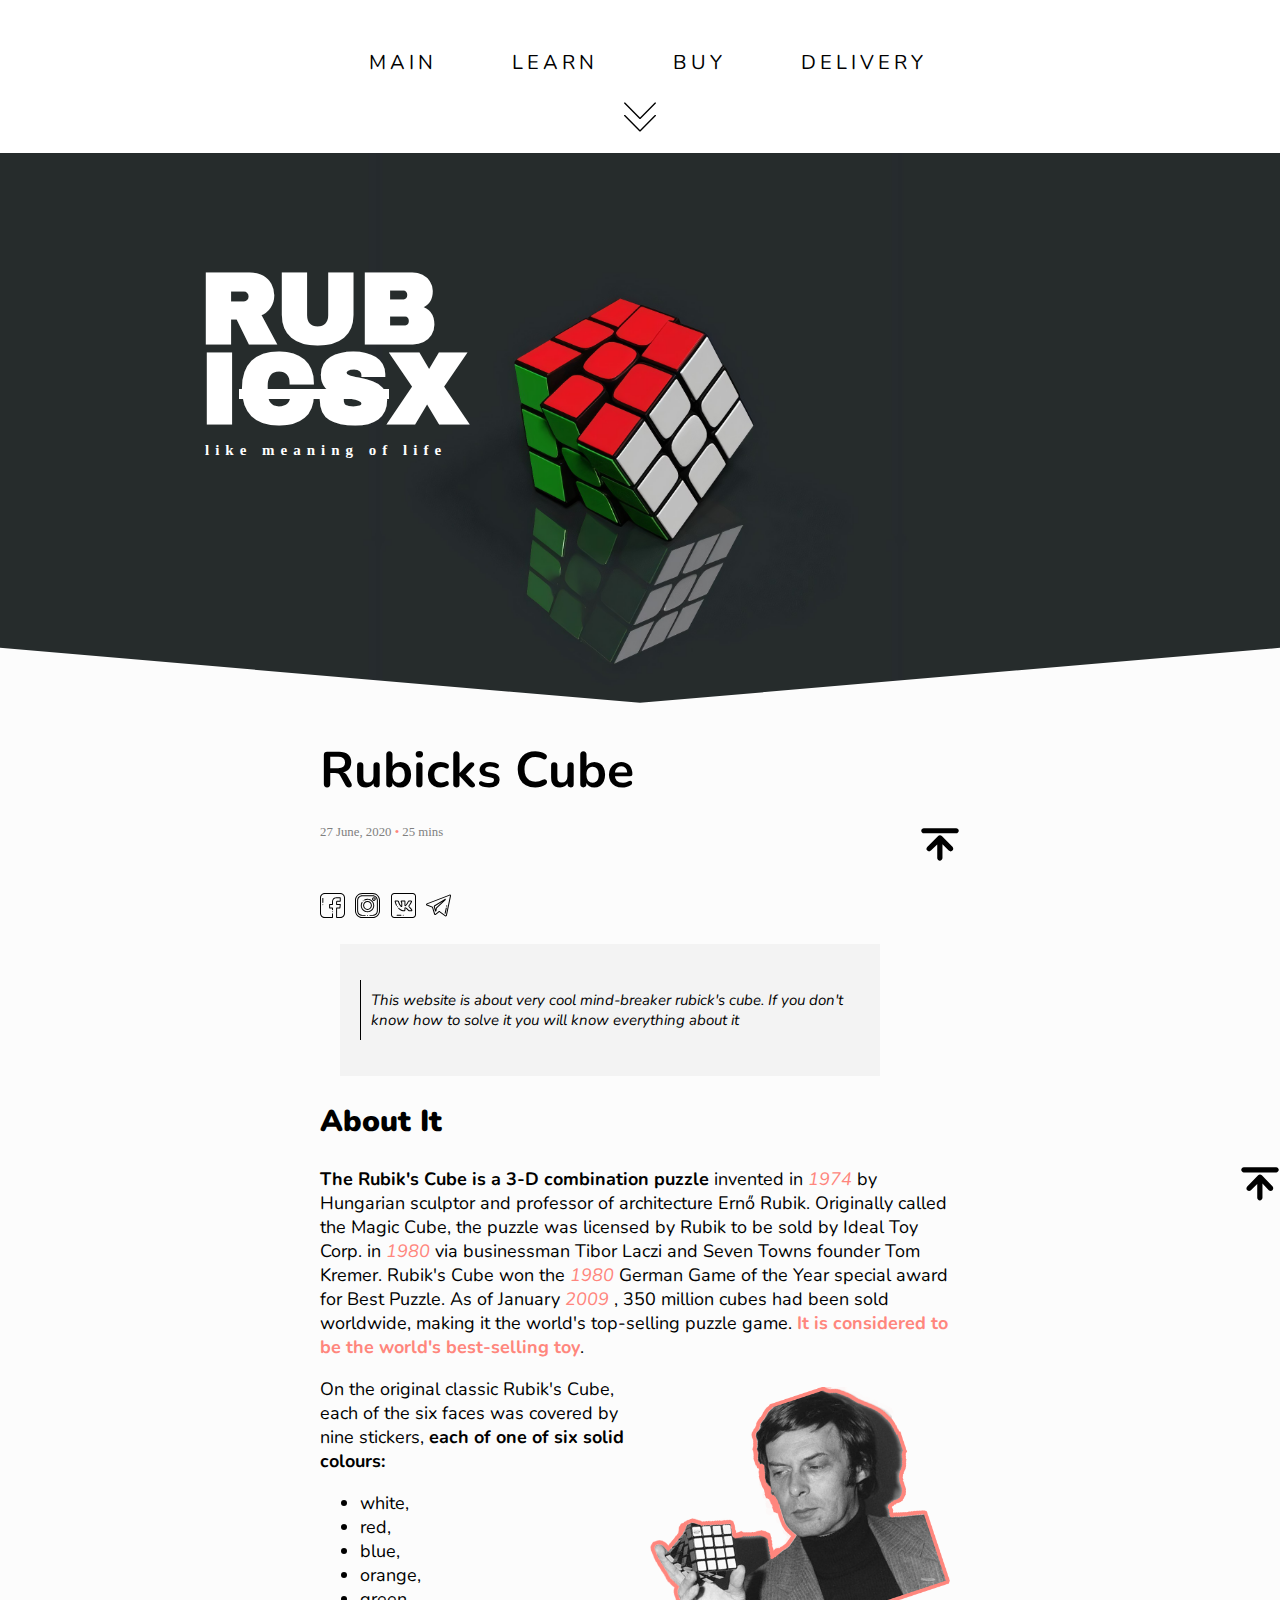
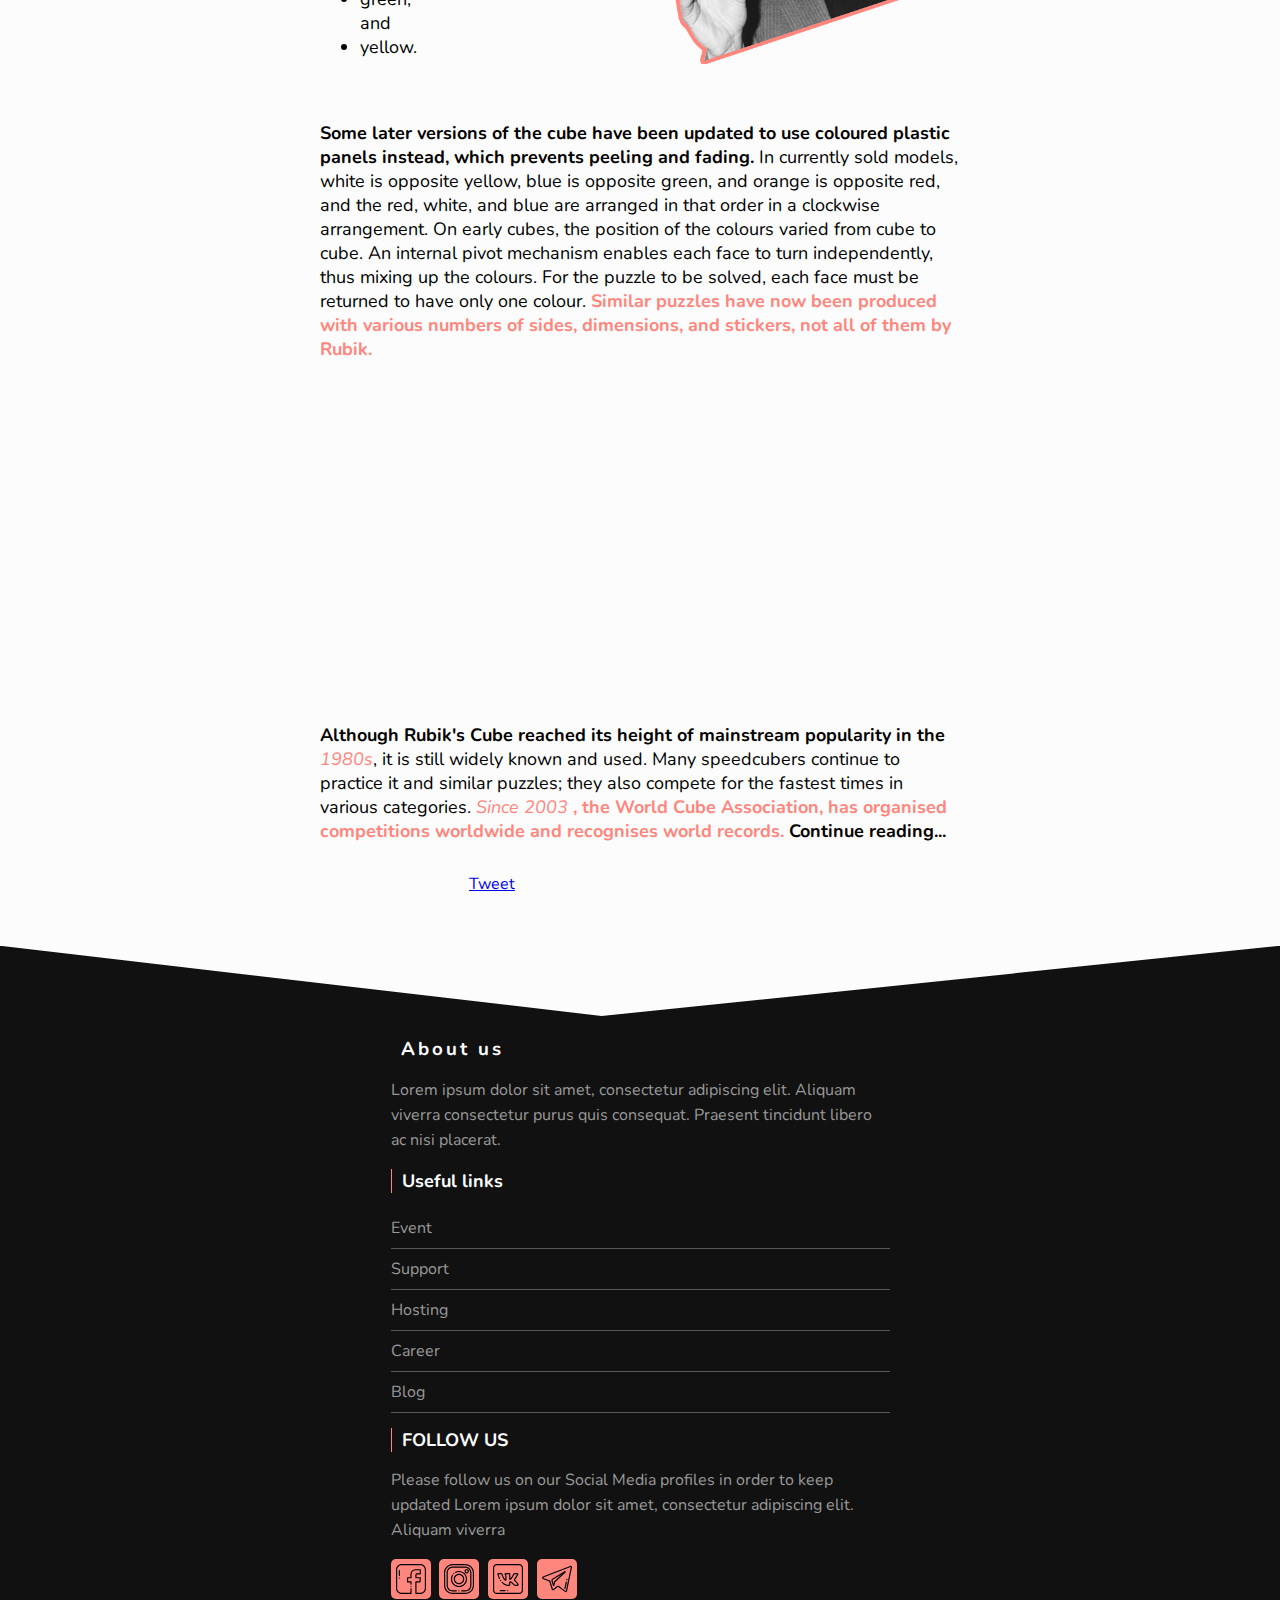
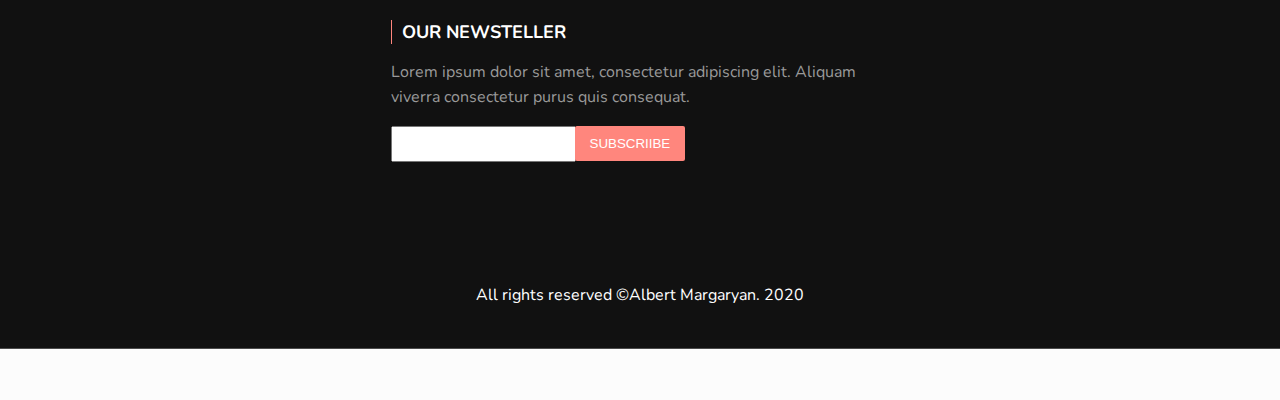
<file: index.html>
<!DOCTYPE html>
<html lang="en">
	<head>
		<script data-ad-client="ca-pub-2435196284471077" async src="https://pagead2.googlesyndication.com/pagead/js/adsbygoogle.js"></script>
		<meta charset="utf-8">
	  	<meta http-equiv="x-ua-compatible" content="ie=edge">
		<meta name="viewport" content="width=device-width, initial-scale=1">
		<meta name="description" content="This website is about rubicks cube enjoy">
		<meta name="keywords" content="rubicks cube, rubix cube , cube ,rubicks, buy rubicks cube , buy cube , toys , info about rubicks" />
		<meta name="author" content="Albert Margaryan">
		
		<meta property="og:title" content="Rubix Cub" />
		<meta property="og:type" content="article" />
		<meta property="og:url" content="https://www.twitter.com/" />
		<meta property="og:url" content="https://www.facebook.com/" />
		<metta property="og:image" content="https://i.pinimg.com/originals/e3/4a/30/e34a307a8e524e94ceedf30ea5e7e7fe.jpg" />
		<meta property="og:description" content="In this website you can learn more about rubicks cube & even buy one">
		<title>Rubicks Cube</title>

		<link rel="icon" href="images/icon.png">
	  	<link href="styles.css" rel="stylesheet">
	 	<link href="https://fonts.googleapis.com/css2?family=Nunito:wght@200&display=swap" rel="stylesheet">
 	</head>
	<body>

		<script> 
			document.write('<script src="http://' + (location.host || 'localhost').split(':')[0] + ':35729/livereload.js?snipver=1"></' + 'script>')
		</script>
		<header>

			<nav class="navBar" id="navBar">
				<div class="nav-wrapper">
					<a href="#" class="spa" >
						<span></span>
						<span></span>
						<span></span>
						<span></span>
						Main
					</a>
					<a href="learn.html"class="spa">
						<span></span>
						<span></span>
						<span></span>
						<span></span>
						Learn
					</a>
					<a href="buy.html" class="spa">
						<span></span>
						<span></span>
						<span></span>
						<span></span>
						Buy
					</a>
					<a href="deliver.html" class="spa">
						<span></span>
						<span></span>
						<span></span>
						<span></span>
						delivery
					</a>
				<img class="down-arrow" src="images/dArrow.svg" width="32px" >
			</div>
		</nav>
			<div class="paralax">
				<h1 class="par-topic">
					RUB <br>I<del>CS</del>X

					<p class="mean">like meaning of life</p>
				</h1>
			</div>
		</header>
		<main id="main">
			<div class="content">
				<article>
					
					<a class="link" href="#!"><h1 id="top-id" class="article-title">Rubicks Cube</h1></a>
					<div class="soc-wrap">
						<p class="article-time">27 June, 2020 <span class="dot"> • </span> 25 mins</p>
					</div><br>
					<div class="socNetCon">
							<a href="https://www.facebook.com/albert.margaryan.73/" target="_blank"><img src="images/fb.svg" width="25px" class="socNet"></a>
							<a href="https://www.instagram.com/albertm.exe/" target="_blank"><img src="images/insta.svg" width="25px" class="socNet"></a>
							<a target="_blank"><img src="images/vk.svg" width="25px" class="socNet"></a>
							<a target="_blank"><img src="images/tg.svg" width="25px" class="socNet"></a>
					</div>
					
					<div class="quote-container">
							<p class="quote"><i class="paragraph ">This website is about very cool mind-breaker rubick's cube. If you don't know how to 	solve it you will know everything about it</i></p>
					</div>	
					
						<h2 class="second-title"><b>About It</b></h2> 
						<img src="images/totop.svg" width="40px;" style="position: fixed; right: 0;">

						<p class="article">
						<b>The Rubik's Cube is a 3-D combination puzzle</b> invented in <i style="color: #FF867D;">1974</i> by Hungarian sculptor and professor of architecture Ernő Rubik. Originally called the Magic Cube, the puzzle was licensed by Rubik to be sold by Ideal Toy Corp. in <i style="color: #FF867D;">1980</i> via businessman Tibor Laczi and Seven Towns founder Tom Kremer. Rubik's Cube won the <i style="color: #FF867D;">1980</i> German Game of the Year special award for Best Puzzle. As of January <i style="color: #FF867D;">2009 </i> , 350 million cubes had been sold worldwide, making it the world's top-selling puzzle game. <b style="color: #FF867D;">It is considered to be the world's best-selling toy</b>.
					</p>
					
					<div class="img-cen"><img src="images/erno.png" width="300px" ></div>
						
						<p class="article">
							On the original classic Rubik's Cube, each of the six faces was covered by nine stickers, <b>each of one of six solid colours:</b><ul class="article"><li> white,</li> <li>red,</li> <li>blue,</li> <li>orange,</li> <li>green,</li> and <li>yellow.</li></ul><br /><br /> <P class="article" style="display: inline;"> <b>Some later versions of the cube have been updated to use coloured plastic panels instead, which prevents peeling and fading.</b> In currently sold models, white is opposite yellow, blue is opposite green, and orange is opposite red, and the red, white, and blue are arranged in that order in a clockwise arrangement. On early cubes, the position of the colours varied from cube to cube. An internal pivot mechanism enables each face to turn independently, thus mixing up the colours. For the puzzle to be solved, each face must be returned to have only one colour. <b style="color: #FF867D;">Similar puzzles have now been produced with various numbers of sides, dimensions, and stickers, not all of them by Rubik.</b></P>
						</p>
					<div style="display: flex; justify-content: center; margin: 40px;">
							<iframe width="500" height="281.3807531380752" src="https://www.youtube.com/embed/Y5tyCcEVsyY" frameborder="0" allow="accelerometer; autoplay; encrypted-media; gyroscope; picture-in-picture" style="margin-left: auto;margin-right: auto;" allowfullscreen></iframe>
					</div>	
						<p class="article">

							<b>Although Rubik's Cube reached its height of mainstream popularity in the </b><i style="color: #FF867D;">1980s</i>, it is still widely known and used. Many speedcubers continue to practice it and similar puzzles; they also compete for the fastest times in various categories.<i style="color: #FF867D;"> Since 2003 </i><b style="color: #FF867D;"> , the World Cube Association, has organised competitions worldwide and recognises world records.</b> <a href="https://en.wikipedia.org/wiki/Rubik%27s_Cube" class="link"target="_blank"><b>Continue reading...</b></a>
					</p>
						<iframe src="https://www.facebook.com/plugins/share_button.php?href=https%3A%2F%2Frubixcub.github.io%2F&layout=button_count&size=large&width=130&height=28&appId" width="130" height="28" style="border:none;overflow:hidden; margin-right: 15px;" scrolling="no" frameborder="0" allowTransparency="true" allow="encrypted-media" class="iframe-min"></iframe>
						<a href="https://twitter.com/share?ref_src=twsrc%5Etfw" class="twitter-share-button" data-size="large"data-show-count="false">Tweet</a><script async src="https://platform.twitter.com/widgets.js" charset="utf-8" ></script>
						<a href="#top-id" ><img src="images/totop.svg" width="40px" class="to-top"></a>

			</article>
			</div>
	</main>
	<footer>
		<div class="footer-wrapper">
			<div class="footer-top">
				<div class="container">
					<div class="segment-one">
						<h3 class="h-footer">About us</h3>
						<p class="p-footer">
							Lorem ipsum dolor sit amet, consectetur adipiscing elit. 
							Aliquam viverra consectetur purus quis consequat. Praesent 
							tincidunt libero ac nisi placerat.
						</p>
					</div>
					<div class="segment-two">
						<h2 class="h-footer h2-footer">Useful links</h2>
						<ul>
							<li class="p-footer"><a href="#!">Event</a></li>
							<li class="p-footer"><a href="#!">Support</a></li>
							<li class="p-footer"><a href="#!">Hosting</a></li>
							<li class="p-footer"><a href="#!">Career</a></li>
							<li class="p-footer"><a href="#!">Blog</a></li>
						</ul>	
					</div>
					<div class="segment-three">
						<h2 class="h-footer h2-footer">Follow Us</h2>
						<p class="p-footer">Please follow us on our Social Media profiles in order to keep updated Lorem ipsum dolor sit amet, consectetur adipiscing elit. Aliquam viverra</p>
						<a href="https://www.facebook.com/albert.margaryan.73/" target="_blank"><img src="images/fb.svg" width="25px" class="socNet"></a>
						<a href="https://www.instagram.com/albertm.exe/" target="_blank"><img src="images/insta.svg" width="25px" class="socNet"></a>
						<a target="_blank"><img src="images/vk.svg" width="25px" class="socNet"></a>
						<a target="_blank"><img src="images/tg.svg" width="25px" class="socNet"></a>
					</div>
					<div class = "segment-four">
						<h2 class="h-footer h2-footer">Our Newsteller</h2>
						<p class="p-footer">Lorem ipsum dolor sit amet, consectetur adipiscing elit. Aliquam viverra consectetur purus quis consequat. </p>
						<form>
							<input type="email" name="email">
							<input type="submit" value="Subscriibe" name="Subscriibe">
						</form>
					</div>
				</div>
			</div>
			<p class="footer-bottom-text">All rights reserved &copy;Albert Margaryan. 2020</p>
		</div>
	</footer>
</body>
</html>
</file>
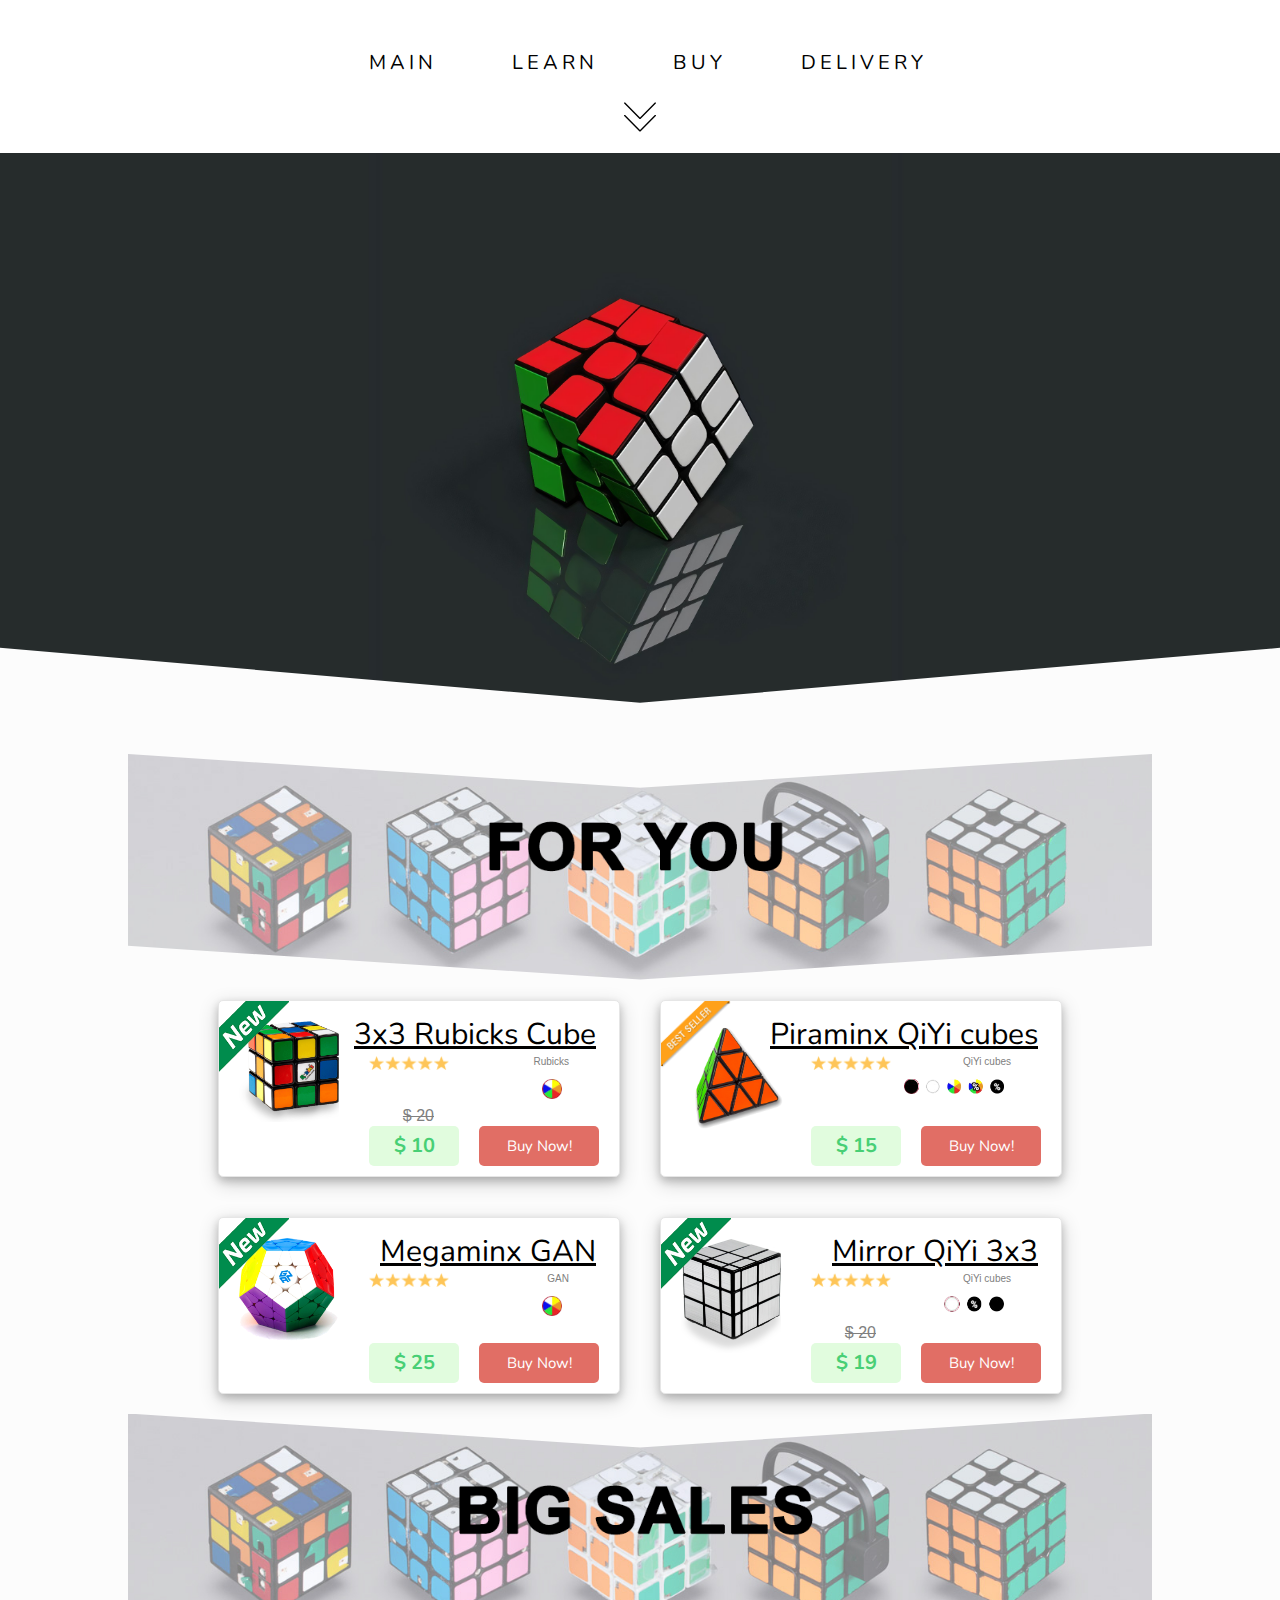
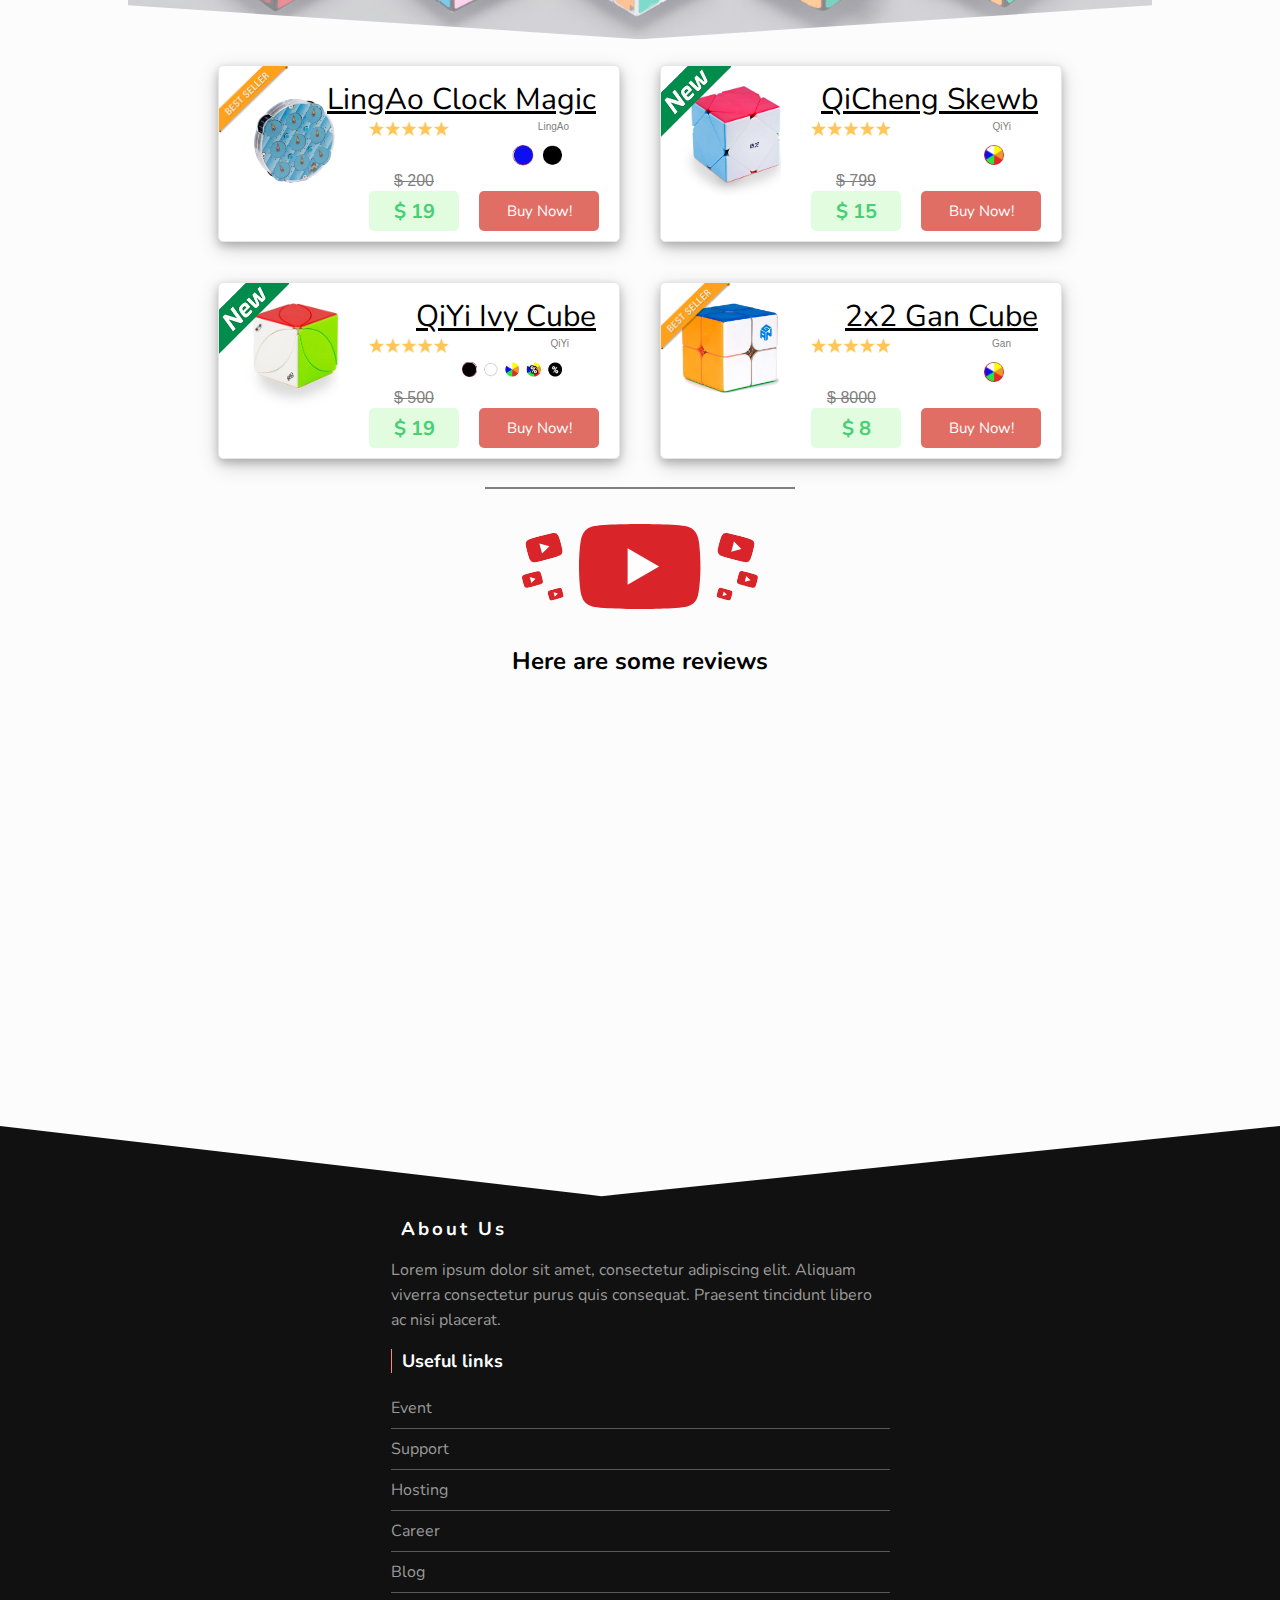
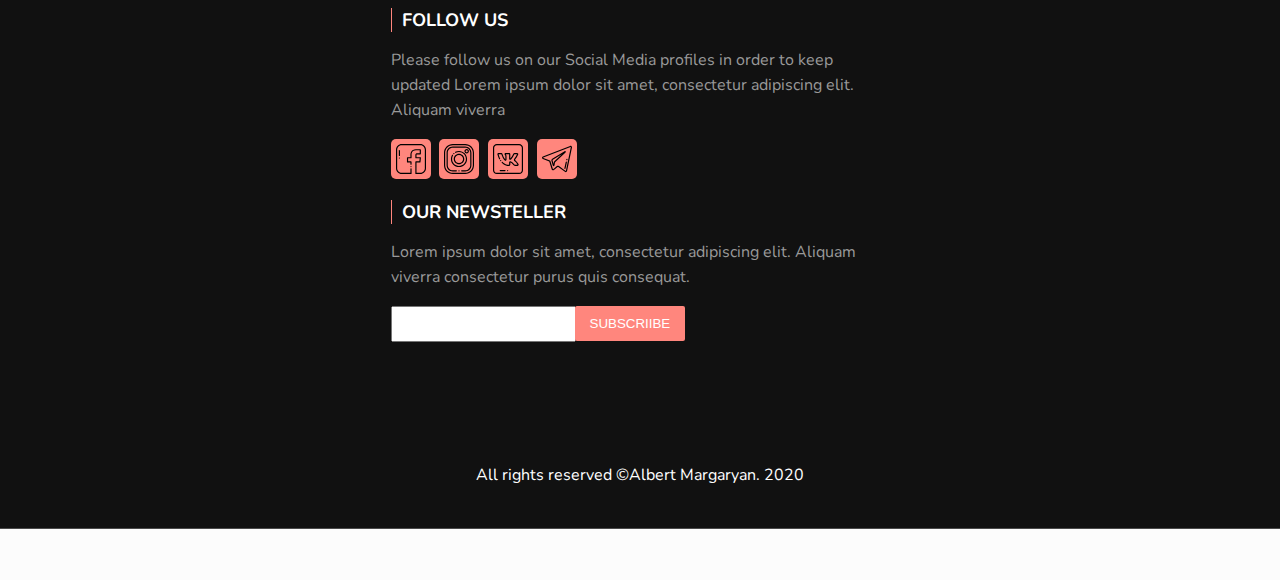
<file: buy.html>
<!DOCTYPE html>
<html lang="en">
	<head>
		<meta charset="utf-8">
	  	<meta http-equiv="x-ua-compatible" content="ie=edge">
	  	<meta name="viewport" content="width=device-width, initial-scale=1">
	  	<meta name="description" content="This website is about rubicks cube enjoy">
		<meta name="keywords" content="rubicks cube, rubix cube , cube ,rubicks, buy rubicks cube , buy cube , toys , info about rubicks" />
		<meta name="author" content="Albert Margaryan">


		<meta property="og:title" content="Rubix Cub" />
		<meta property="og:type" content="article" />
		<meta property="og:url" content="https://www.facebook.com/" />
		<meta property="og:url" content="https://www.twitter.com/" />
		<meta property="og:url" content="https://www.pinterest.com/" />
		<meta property="og:image" content="https://i.pinimg.com/originals/e3/4a/30/e34a307a8e524e94ceedf30ea5e7e7fe.jpg" />

 		<title>Rubicks Cube</title>
  
		<link rel="icon" href="images/icon.png">
		<link href="styles.css" rel="stylesheet">
 		<link href="https://fonts.googleapis.com/css2?family=Nunito:wght@200&display=swap" rel="stylesheet">
 	</head>
	<body>
		<header>
			<nav class="navBar" id="navBar">
				<div class="nav-wrapper">
					<a href="index.html" class="spa" >
						<span></span>
						<span></span>
						<span></span>
						<span></span>
						Main
					</a>
					<a href="learn.html"class="spa">
						<span></span>
						<span></span>
						<span></span>
						<span></span>
						Learn
					</a>
					<a href="#!" class="spa">
						<span></span>
						<span></span>
						<span></span>
						<span></span>
						Buy
					</a>
					<a href="deliver.html" class="spa">
						<span></span>
						<span></span>
						<span></span>
						<span></span>
						delivery
					</a>					
					<img class="down-arrow" src="images/dArrow.svg" width="32px" alt="down-arrow">
				</div>
			</nav>
			<div class="paralax">
		</div>
	</header>

	<main class="main-buy">
		<div class="for-you-cont">
			<img src="images/backbuy.jpg" width="100%" style="clip-path: polygon(0 0, 50% 15%, 100% 0, 100% 85%, 50% 100%, 0 85%); ">	
		</div>
		<div class="content content-buy">
			<div class="buy-item">

				<img src="images/new.png" width="70px" class="new"><br>								
				<img src="images/cube3x3.png" width="100px" class="cube-img"><br>				
				<img src="images/5stars.png" width="80px" class="stars-best ">
				<img src="images/cveta.png" width="20px" class="color-gamma">

				<p class="buy-items-text"><a href="#!" class="cubes-link">3x3 Rubicks Cube</a></p>
				<p class="cubes-name">Rubicks</p>
				<span class="actual-price buy-money"><p class=""><b>$ 10</b></p></span>
				<p class="not-actula-price"><del>$ 20</del></p>

				<button class="buy-now">Buy Now!</button>

			</div>

			<div class="buy-item">

				<img src="images/bestseller.png" width="70px" class="new"><br>					
				<img src="images/piraminx.png" width="110px" class="cube-img"><br>				
				<img src="images/5stars.png" width="80px" class="stars-best ">
				<img src="images/lastcolors.png" width="100px" class="color-gamma">

				<p class="buy-items-text"><a href="#!" class="cubes-link">Piraminx QiYi cubes</a></p>
				<p class="cubes-name">QiYi cubes</p>
				<span class="actual-price buy-money"><p class=""><b>$ 15</b></p></span>
						
				<button class="buy-now">Buy Now!</button>

			</div>
			<div class="buy-item">
				<img src="images/new.png" width="70px" class="new"><br>			
				<img src="images/megaminx.png" width="100px" class="cube-img" ><br>
				<img src="images/5stars.png" width="80px" class="stars-best ">
				<img src="images/cveta.png" width="20px" class="color-gamma">

				<p class="buy-items-text"><a href="#!" class="cubes-link" style="position: relative;z-index: 2;">Megaminx GAN</a></p>
				<p class="cubes-name">GAN</p>
				<span class="actual-price buy-money"><p class=""><b>$ 25</b></p></span>
						
				<button class="buy-now">Buy Now!</button>

			</div>
			<div class="buy-item">
				<img src="images/new.png" width="70px" class="new"><br>					
				<img src="images/mirror.png" width="100px" class="cube-img"><br>
				<img src="images/5stars.png" width="80px" class="stars-best ">
				<img src="images/secondcolors.png" width="60px" class="color-gamma">

				<p class="buy-items-text"><a href="#!" class="cubes-link">Mirror QiYi 3x3</a></p>
				<p class="cubes-name">QiYi cubes</p>
				<span class="actual-price buy-money"><p class=""><b>$ 19</b></p></span>
				<p class="not-actula-price"><del>$ 20</del></p>

				<button class="buy-now">Buy Now!</button>

			</div>
			<div class="sales-cont">

				<img src="images/backbuy1.jpg" width="100%" style="clip-path: polygon(0 0, 50% 15%, 100% 0, 100% 85%, 50% 100%, 0 85%);">

			</div>
			<div class="buy-item">

					<img src="images/bestseller.png" width="70px" class="new"><br>										
					<img src="images/clock.png" width="110px" class="cube-img"><br>			
					<img src="images/5stars.png" width="80px" class="stars-best ">
					<img src="images/thirdcolors.png" width="50px" class="color-gamma">

					<p class="buy-items-text"><a href="#!" class="cubes-link">LingAo Clock Magic</a></p>
					<p class="cubes-name">LingAo</p>
					<span class="actual-price buy-money"><p class=""><b>$ 19</b></p></span>
					<p class="not-actula-price"><del>$ 200</del></p>

					<button class="buy-now">Buy Now!</button>

			</div>
			<div class="buy-item">

					<img src="images/new.png" width="70px" class="new"><br>
					<img src="images/skewb.png" width="100px" class="cube-img"><br>
					<img src="images/5stars.png" width="80px" class="stars-best ">
					<img src="images/cveta.png" width="20px" class="color-gamma">

					<p class="buy-items-text"><a href="#!" class="cubes-link">QiCheng Skewb</a></p>
					<p class="cubes-name">QiYi</p>
					<span class="actual-price buy-money"><p class=""><b>$ 15</b></p></span>
					<p class="not-actula-price"><del>$ 799</del></p>

					<button class="buy-now">Buy Now!</button>

			</div>
			<div class="buy-item">

					<img src="images/new.png" width="70px" class="new"><br>				
					<img src="images/ivy.png" width="100px" class="cube-img"><br>
					<img src="images/5stars.png" width="80px" class="stars-best ">
					<img src="images/lastcolors.png" width="100px" class="color-gamma">
						
					<p class="buy-items-text"><a href="#!" class="cubes-link">QiYi Ivy Cube</a></p>
					<p class="cubes-name">QiYi</p>
					<span class="actual-price buy-money"><p class=""><b>$ 19</b></p></span>
					<p class="not-actula-price"><del>$ 500</del></p>

					<button class="buy-now">Buy Now!</button>

			</div>
			<div class="buy-item">

					<img src="images/bestseller.png" width="70px" class="new"><br>					
					<img src="images/2x2.png" width="100px" class="cube-img"><br>
					<img src="images/5stars.png" width="80px" class="stars-best ">
					<img src="images/cveta.png" width="20px" class="color-gamma">

					<p class="buy-items-text"><a href="#!" class="cubes-link">2x2 Gan Cube</a></p>
					<p class="cubes-name">Gan</p>
					<span class="actual-price buy-money"><p class=""><b>$ 8</b></p></span>
					<p class="not-actula-price"><del>$ 8000</del></p>

					<button class="buy-now">Buy Now!</button>

			</div>	
		</div>

			<hr width="30%" color="grey"> 
		<div style="display: flex; justify-content: center; margin: 30px 0;">
			<svg  xmlns="http://www.w3.org/2000/svg" width="246" height="96" viewBox="-5 -5 246 96" id="main-youtoobe" y="211"><defs><path id="dea" d="M.017.276h34.835v24.43H.017z"/><path id="dec" d="M.01.158h19.906v13.96H.01z"/><path id="dee" d="M.007.118h14.93v10.47H.007z"/><path id="deg" d="M.017.276h34.835v24.43H.017z"/><path id="dei" d="M.01.158h19.906v13.96H.01z"/><path id="dek" d="M.007.118h14.93v10.47H.007z"/></defs><g fill="none" fill-rule="evenodd"><path d="M175.946 13.278a15.215 15.215 0 00-10.74-10.74C155.732 0 117.742 0 117.742 0S79.753 0 70.279 2.538a15.215 15.215 0 00-10.74 10.74C57 22.753 57 42.519 57 42.519s0 19.767 2.539 29.241a15.213 15.213 0 0010.74 10.74c9.474 2.539 47.463 2.539 47.463 2.539s37.99 0 47.464-2.539a15.213 15.213 0 0010.74-10.74c2.539-9.474 2.539-29.241 2.539-29.241s0-19.766-2.539-29.241" fill="#D9252A"/><path fill="#FFFFFE" d="M105.594 60.703l31.561-18.222-31.561-18.224v36.446"/><g transform="rotate(15 73.612 764.573)"><mask id="deb" fill="#fff"><use xmlns:xlink="http://www.w3.org/1999/xlink" xlink:href="#dea"/></mask><path d="M34.124 4.09a4.368 4.368 0 00-3.081-3.085C28.325.276 17.426.276 17.426.276s-10.898 0-13.616.73A4.368 4.368 0 00.728 4.09C0 6.813 0 12.49 0 12.49s0 5.678.728 8.4a4.367 4.367 0 003.082 3.085c2.717.73 13.616.73 13.616.73s10.899 0 13.617-.73a4.367 4.367 0 003.08-3.085c.73-2.722.73-8.4.73-8.4s0-5.678-.73-8.4" fill="#D9252A" mask="url(#deb)"/><path fill="#FFFFFE" mask="url(#deb)" d="M13.94 17.726l9.055-5.235-9.054-5.235v10.47"/></g><g transform="rotate(15 -65.875 849.622)"><mask id="ded" fill="#fff"><use xmlns:xlink="http://www.w3.org/1999/xlink" xlink:href="#dec"/></mask><path d="M19.5 2.337A2.496 2.496 0 0017.738.574C16.186.158 9.958.158 9.958.158s-6.228 0-7.781.416a2.496 2.496 0 00-1.76 1.763C0 3.893 0 7.137 0 7.137s0 3.246.416 4.8a2.496 2.496 0 001.76 1.764c1.554.417 7.782.417 7.782.417s6.228 0 7.78-.417a2.496 2.496 0 001.761-1.763c.417-1.555.417-4.8.417-4.8s0-3.245-.417-4.8" fill="#D9252A" mask="url(#ded)"/><path fill="#FFFFFE" mask="url(#ded)" d="M7.966 10.13l5.174-2.992-5.174-2.992v5.983"/></g><g transform="rotate(15 -140.896 778.696)"><mask id="def" fill="#fff"><use xmlns:xlink="http://www.w3.org/1999/xlink" xlink:href="#dee"/></mask><path d="M14.625 1.753A1.872 1.872 0 0013.304.431C12.139.118 7.468.118 7.468.118s-4.67 0-5.835.313a1.872 1.872 0 00-1.32 1.322C0 2.92 0 5.353 0 5.353s0 2.434.312 3.6c.172.644.678 1.15 1.32 1.323 1.165.312 5.836.312 5.836.312s4.671 0 5.836-.312a1.872 1.872 0 001.32-1.323c.313-1.166.313-3.6.313-3.6s0-2.433-.312-3.6" fill="#D9252A" mask="url(#def)"/><path fill="#FFFFFE" mask="url(#def)" d="M5.975 7.597l3.88-2.244-3.88-2.243v4.487"/></g><g transform="rotate(-15 61.989 .434)"><mask id="deh" fill="#fff"><use xmlns:xlink="http://www.w3.org/1999/xlink" xlink:href="#deg"/></mask><path d="M34.124 4.09a4.368 4.368 0 00-3.081-3.085C28.325.276 17.426.276 17.426.276s-10.898 0-13.616.73A4.368 4.368 0 00.728 4.09C0 6.813 0 12.49 0 12.49s0 5.678.728 8.4a4.367 4.367 0 003.082 3.085c2.717.73 13.616.73 13.616.73s10.899 0 13.617-.73a4.367 4.367 0 003.08-3.085c.73-2.722.73-8.4.73-8.4s0-5.678-.73-8.4" fill="#D9252A" mask="url(#deh)"/><path fill="#FFFFFE" mask="url(#deh)" d="M13.94 17.726l9.055-5.235-9.054-5.235v10.47"/></g><g transform="rotate(-15 193.862 29.386)"><mask id="dej" fill="#fff"><use xmlns:xlink="http://www.w3.org/1999/xlink" xlink:href="#dei"/></mask><path d="M19.5 2.337A2.496 2.496 0 0017.738.574C16.186.158 9.958.158 9.958.158s-6.228 0-7.781.416a2.496 2.496 0 00-1.76 1.763C0 3.893 0 7.137 0 7.137s0 3.246.416 4.8a2.496 2.496 0 001.76 1.764c1.554.417 7.782.417 7.782.417s6.228 0 7.78-.417a2.496 2.496 0 001.761-1.763c.417-1.555.417-4.8.417-4.8s0-3.245-.417-4.8" fill="#D9252A" mask="url(#dej)"/><path fill="#FFFFFE" mask="url(#dej)" d="M7.966 10.13l5.174-2.992-5.174-2.992v5.983"/></g><g transform="rotate(-15 266.51 -61.506)"><mask id="del" fill="#fff"><use xmlns:xlink="http://www.w3.org/1999/xlink" xlink:href="#dek"/></mask><path d="M14.625 1.753A1.872 1.872 0 0013.304.431C12.139.118 7.468.118 7.468.118s-4.67 0-5.835.313a1.872 1.872 0 00-1.32 1.322C0 2.92 0 5.353 0 5.353s0 2.434.312 3.6c.172.644.678 1.15 1.32 1.323 1.165.312 5.836.312 5.836.312s4.671 0 5.836-.312a1.872 1.872 0 001.32-1.323c.313-1.166.313-3.6.313-3.6s0-2.433-.312-3.6" fill="#D9252A" mask="url(#del)"/><path fill="#FFFFFE" mask="url(#del)" d="M5.975 7.597l3.88-2.244-3.88-2.243v4.487"/></g></g></svg></div>

			<h2 style="text-align: center; ">Here are some reviews</h2>
		<div class="video-container">			
			<div>
				<iframe width="300" height="168.8284518828451" src="https://www.youtube.com/embed/VpLGJazQPyI" frameborder="0" allow="accelerometer; autoplay; encrypted-media; gyroscope; picture-in-picture" allowfullscreen>Original Rubik's</iframe>
				<iframe width="300" height="168.8284518828451" src="https://www.youtube.com/embed/e3Tjud9h5Uo" frameborder="0" allow="accelerometer; autoplay; encrypted-media; gyroscope; picture-in-picture" style="margin: 0 30px;" allowfullscreen></iframe>
				<iframe width="300" height="168.8284518828451" src="https://www.youtube.com/embed/knpelZCH8eg" frameborder="0" allow="accelerometer; autoplay; encrypted-media; gyroscope; picture-in-picture" allowfullscreen></iframe>
			</div>
			<div style="margin: 20px 0;">
				<iframe width="300" height="168.8284518828451" src="https://www.youtube.com/embed/cmZK9_xn5Rc" frameborder="0" allow="accelerometer; autoplay; encrypted-media; gyroscope; picture-in-picture" allowfullscreen></iframe>
				<iframe width="300" height="168.8284518828451" src="https://www.youtube.com/embed/lTo5I6CL2hQ" frameborder="0" allow="accelerometer; autoplay; encrypted-media; gyroscope; picture-in-picture" style="margin: 0 30px;" allowfullscreen></iframe>
			</div>
		</div>
	</main>
	<footer>
		<div class="footer-wrapper">
			<div class="footer-top">
				<div class="container">
					<div class="segment-one">
						<h3 class="h-footer">About Us</h3>
						<p class="p-footer">
							Lorem ipsum dolor sit amet, consectetur adipiscing elit. 
							Aliquam viverra consectetur purus quis consequat. Praesent 
							tincidunt libero ac nisi placerat.
						</p>
					</div>
					<div class="segment-two">
						<h2 class="h-footer h2-footer">Useful links</h2>
						<ul>
							<li class="p-footer"><a href="#!">Event</a></li>
							<li class="p-footer"><a href="#!">Support</a></li>
							<li class="p-footer"><a href="#!">Hosting</a></li>
							<li class="p-footer"><a href="#!">Career</a></li>
							<li class="p-footer"><a href="#!">Blog</a></li>
						</ul>
					</div>
					<div class="segment-three">
						<h2 class="h-footer h2-footer">Follow Us</h2>
						<p class="p-footer">Please follow us on our Social Media profiles in order to keep updated Lorem ipsum dolor sit amet, consectetur adipiscing elit. Aliquam viverra</p>
						<a href="https://www.facebook.com/albert.margaryan.73/" target="_blank"><img src="images/fb.svg" width="25px" class="socNet"></a>
						<a href="https://www.instagram.com/albertm.exe/" target="_blank"><img src="images/insta.svg" width="25px" class="socNet"></a>
						<a target="_blank"><img src="images/vk.svg" width="25px" class="socNet"></a>
						<a target="_blank"><img src="images/tg.svg" width="25px" class="socNet"></a>
					</div>
					<div class = "segment-four">
						<h2 class="h-footer h2-footer">Our Newsteller</h2>
						<p class="p-footer">Lorem ipsum dolor sit amet, consectetur adipiscing elit. Aliquam viverra consectetur purus quis consequat. </p>
						<form>
							<input type="email" name="email">
							<input type="submit" value="Subscriibe" name="Subscribe">
						</form>
					</div>
				</div>
			</div>
			<p class="footer-bottom-text">All rights reserved &copy;Albert Margaryan. 2020</p>
		</div>
	</footer>
</body>
</html>
</file>
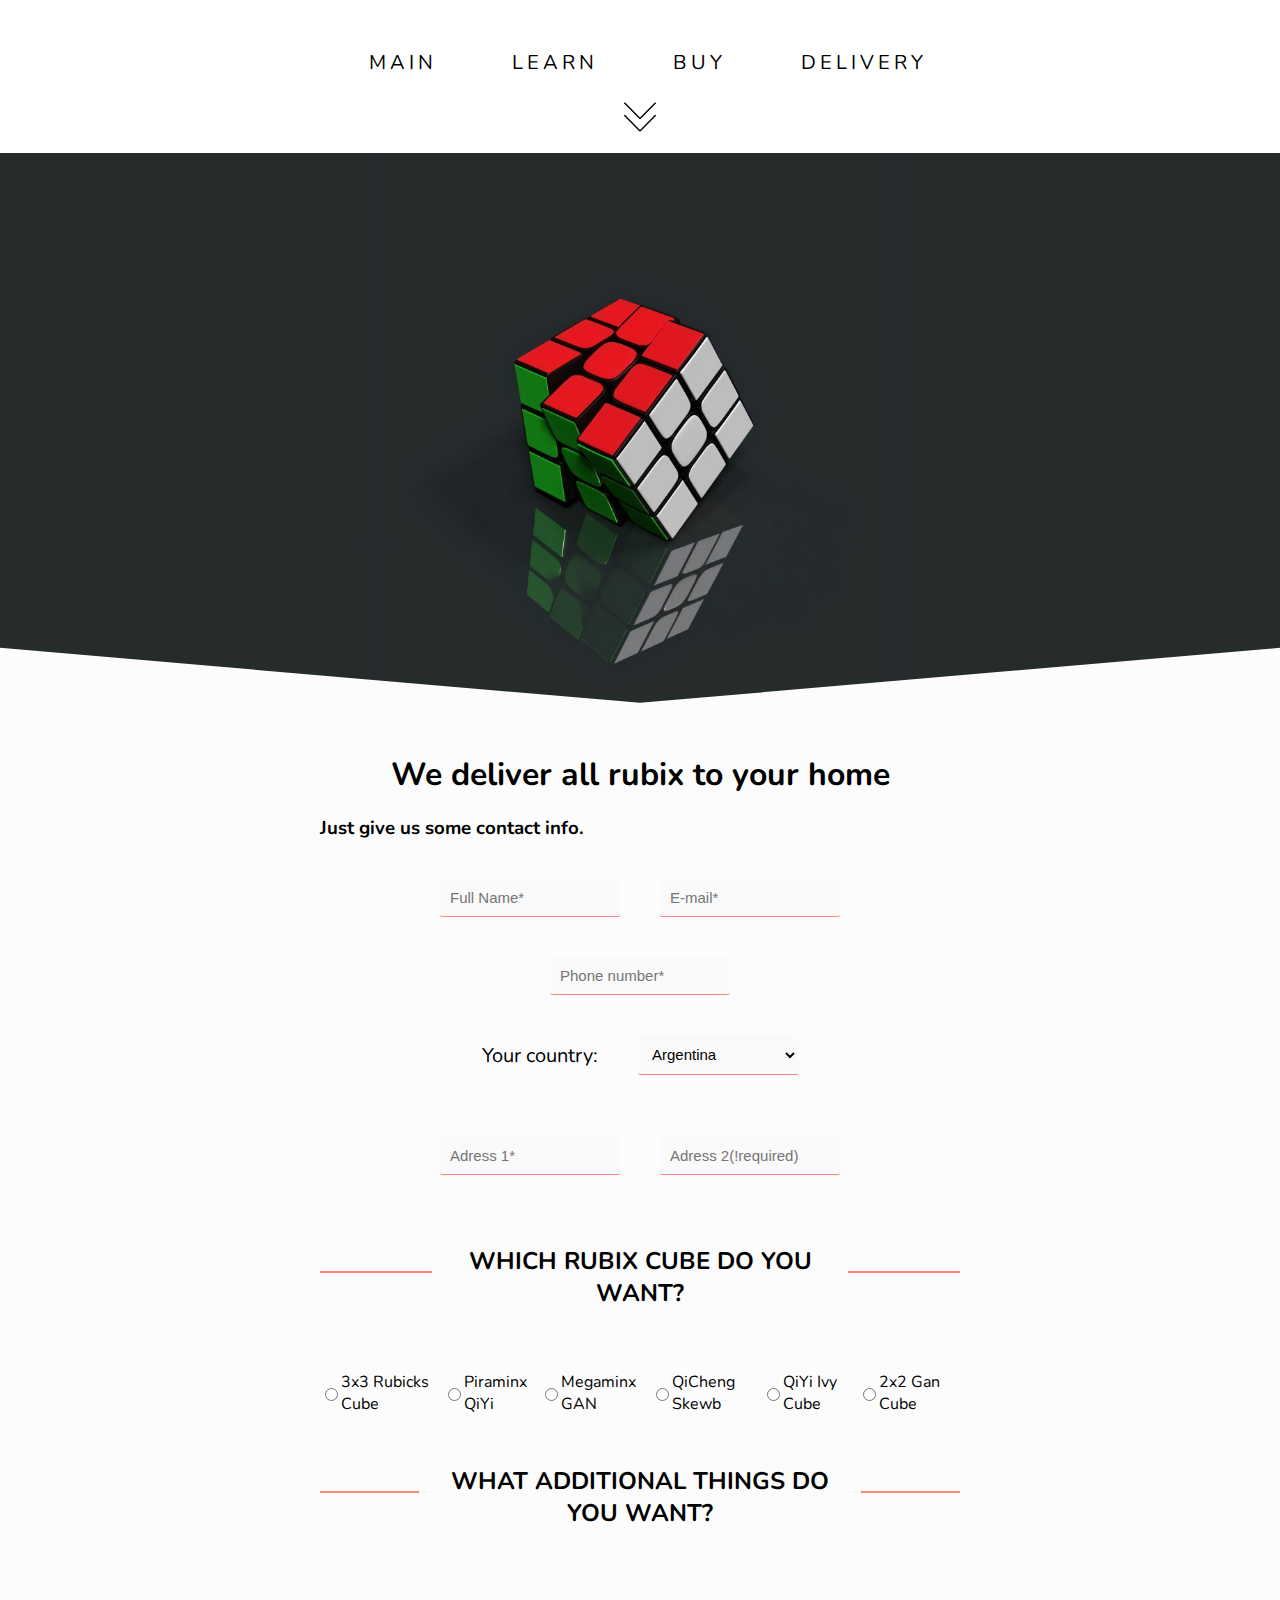
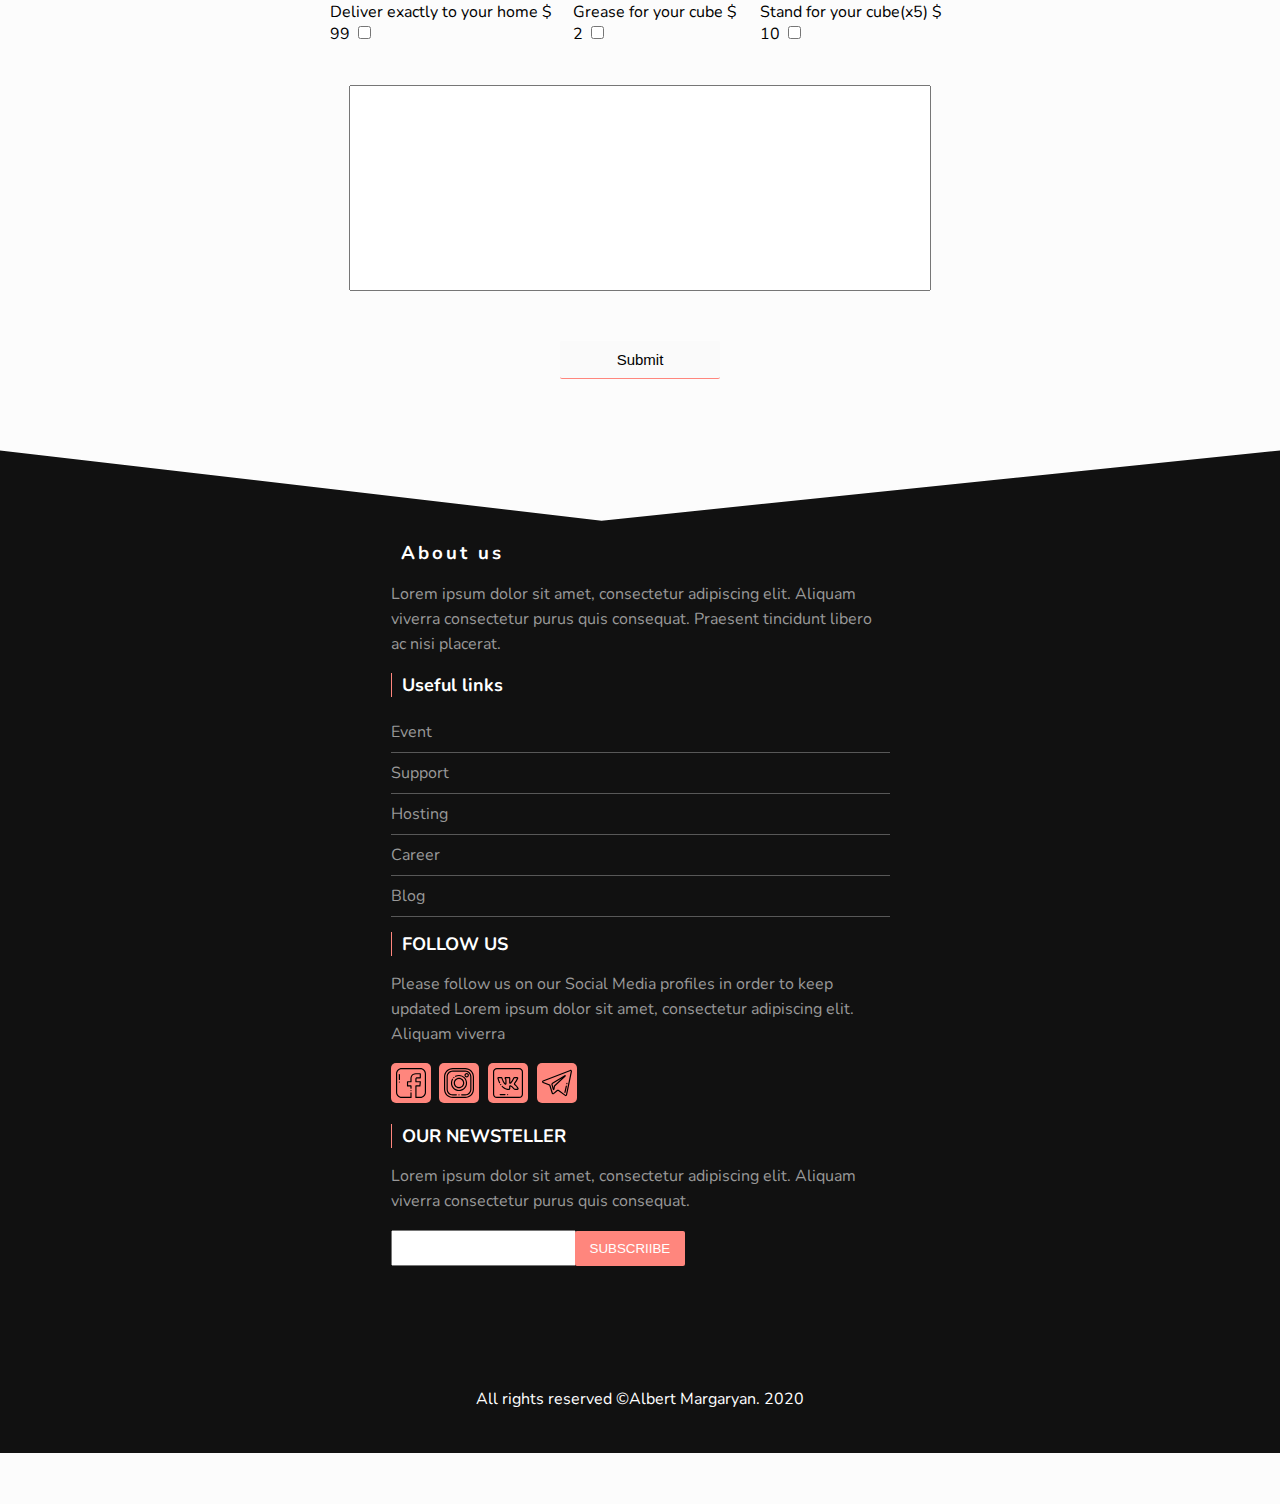
<file: deliver.html>
<!DOCTYPE html>
<html lang="en">
	<head>

		<meta charset="utf-8">
		<meta http-equiv="x-ua-compatible" content="ie=edge">
		<meta name="viewport" content="width=device-width, initial-scale=1">
		<meta name="description" content="This website is about rubicks cube enjoy">
		<meta name="keywords" content="rubicks cube, rubix cube , cube ,rubicks, buy rubicks cube , buy cube , toys , info about rubicks" />
		<meta name="author" content="Albert Margaryan">


		<meta property="og:title" content="Rubix Cub" />
		<meta property="og:type" content="article" />
		<meta property="og:url" content="https://www.facebook.com/" />
		<meta property="og:url" content="https://www.twitter.com/" />
		<meta property="og:url" content="https://www.pinterest.com/" />
		<meta property="og:description"   content="In this website you can know much interesting info about rubiks cube & can buy one!!" />
		<meta property="og:image" content="https://i.pinimg.com/originals/e3/4a/30/e34a307a8e524e94ceedf30ea5e7e7fe.jpg" />

		<title>Rubicks Cube</title>
	  
	 	<link rel="icon" href="images/icon.png">
	 	<link href="styles.css" rel="stylesheet">
		<link href="https://fonts.googleapis.com/css2?family=Nunito:wght@200&display=swap" rel="stylesheet">

 	</head>
	<body>
		<header>
			<nav class="navBar" id="navBar">
				<div class="nav-wrapper">
					<a href="index.html" class="spa" >
						<span></span>
						<span></span>
						<span></span>
						<span></span>
						Main
					</a>
					<a href="learn.html"class="spa">
						<span></span>
						<span></span>
						<span></span>
						<span></span>
						Learn
					</a>
					<a href="#!" class="spa">
						<span></span>
						<span></span>
						<span></span>
						<span></span>
						Buy
					</a>
					<a href="deliver.html" class="spa">
						<span></span>
						<span></span>
						<span></span>
						<span></span>
						delivery
					</a>					
					<img class="down-arrow" src="images/dArrow.svg" width="32px" alt="down-arrow">
				</div>
			</nav>	


				<div class="paralax">
		
				</div>
			</header>
		<main class="deliver-main">
			<div class="content deliver-content">
				<h1>We deliver all rubix to your home</h1>
				<h3>Just give us some contact info.</h3>
				<form>
					<div class="required-info">
						<input type="text" name="name" placeholder="Full Name*" oninvalid="" required>					
						<input type="email" name="mail"  placeholder="E-mail*" oninvalid="alert('Please type your real email adress e.g. test@test.com')" required>					 
						<input type="phone" placeholder="Phone number*" name="phone" required>
						<br>
					</div>

					<div class="country">
						<label>Your country:</label>
						<select id="country" name="country">
						   <option value="Argentina">Argentina</option>
						   <option value="Armenia">Armenia</option>
						   <option value="Aruba">Aruba</option>
						   <option value="Australia">Australia</option>
						   <option value="Austria">Austria</option>
						   <option value="Gabon">Gabon</option>
						   <option value="Gambia">Gambia</option>
						   <option value="Georgia">Georgia</option>
						   <option value="Germany">Germany</option>
						   <option value="Ghana">Ghana</option>
						   <option value="Gibraltar">Gibraltar</option>
						   <option value="Great Britain">Great Britain</option>
						   <option value="Greece">Greece</option>
						   <option value="Greenland">Greenland</option>
						   <option value="Grenada">Grenada</option>
						   <option value="Guadeloupe">Guadeloupe</option>
						   <option value="Guam">Guam</option>
						   <option value="Guatemala">Guatemala</option>
						   <option value="Guinea">Guinea</option>
						   <option value="Guyana">Guyana</option>
						   <option value="Haiti">Haiti</option>
						   <option value="Hawaii">Hawaii</option>
						   <option value="Honduras">Honduras</option>
						   <option value="Hong Kong">Hong Kong</option>
						   <option value="Hungary">Hungary</option>
						   <option value="Iceland">Iceland</option>
						   <option value="Paraguay">Paraguay</option>
						   <option value="Peru">Peru</option>
						   <option value="Phillipines">Philippines</option>
						   <option value="Pitcairn Island">Pitcairn Island</option>
						   <option value="Poland">Poland</option>
						   <option value="Portugal">Portugal</option>
						   <option value="Puerto Rico">Puerto Rico</option>
						   <option value="Qatar">Qatar</option>
						   <option value="Republic of Montenegro">Republic of Montenegro</option>
						   <option value="Republic of Serbia">Republic of Serbia</option>
						   <option value="Reunion">Reunion</option>
						   <option value="Romania">Romania</option>
						   <option value="Russia">Russia</option>
						   <option value="Swaziland">Swaziland</option>
						   <option value="Sweden">Sweden</option>
						   <option value="Switzerland">Switzerland</option>
						   <option value="Syria">Syria</option>
						   <option value="Tahiti">Tahiti</option>
						   <option value="Taiwan">Taiwan</option>
						   <option value="Tajikistan">Tajikistan</option>
						   <option value="Tanzania">Tanzania</option>
						   <option value="Thailand">Thailand</option>
						   <option value="Tuvalu">Tuvalu</option>
						   <option value="Uganda">Uganda</option>
						   <option value="United Kingdom">United Kingdom</option>
						   <option value="Ukraine">Ukraine</option>
						   <option value="United Arab Erimates">United Arab Emirates</option>
						   <option value="United States of America">United States of America</option>
						   <option value="Uraguay">Uruguay</option>
						   <option value="Uzbekistan">Uzbekistan</option>
						</select>
					</div>
						<br>
						<div class="other-info">
							<input type="adress" placeholder="Adress 1*" name="adress" required="true">
							<input type="adress" name="adress" placeholder="Adress 2(!required)">
						</div>
						<div></div>

						<div class="topics">
							<hr width="20%" color="#FF867D" style="display:  inline-block;"> <h2 style="display: inline-block; text-transform: uppercase;">Which rubix cube do you want?</h2><hr style="display: inline-block; " color="#FF867D" width="20%"></div>
							<br>
							<div class="chose-wrapper">
							<input type="radio" name="product" value="3x3RUBIKSCube">
			 				<label for="male">3x3 Rubicks Cube</label><br>
			 				<input type="radio" name="product" value="PiraminxQiYi">
							<label for="female">Piraminx QiYi</label><br>
							<input type="radio"  name="product" value="MegaminxGAN">
							<label for="other">Megaminx GAN</label><br>
							<input type="radio" name="product" value="QiCheng Skewb">
							<div class="break"></div>
			 				<label for="male">QiCheng Skewb</label><br>
			 				<input type="radio" name="product" value="QiYiIvyCube">
							<label for="female">QiYi Ivy Cube</label><br>
							<input type="radio"  name="product" value="2x2GanCube">
							<label for="other">2x2 Gan Cube</label><br>
						</div>
				
						<div class="topics">
							<hr width="20%" style="display:  inline-block;" color="#FF867D"> <h2 style="display: inline-block; text-transform: uppercase;">What additional things do you want?</h2><hr style="display: inline-block;color:" color="#FF867D" width="20%">
						</div>
						<br>
					
						<div class="add-ser">
							<label>Deliver exactly to your home $ 99 <input type="checkbox" name="additional-services"> </label><br>
							<label>Grease for your cube  $ 2 <input type="checkbox" name="additional-services"></label><br>
							<label>Stand for your cube(x5) $ 10 <input type="checkbox" name="additional-services"></label><br>
						</div>
						<div>
							<textarea style="resize: none; width: 90%; height: 200px;margin: 30px 0;font-family: sans-serif;"wrap="soft"></textarea>
						</div>
						<div>
							<input type="submit" class="submit" name="Submit" />
						</div>	
				</form>
			</div>
		</main>
	<footer>
		<div class="footer-wrapper">
			<div class="footer-top">
				<div class="container">
					<div class="segment-one">
						<h3 class="h-footer">About us</h3>
						<p class="p-footer">
							Lorem ipsum dolor sit amet, consectetur adipiscing elit. 
							Aliquam viverra consectetur purus quis consequat. Praesent 
							tincidunt libero ac nisi placerat.
						</p>
					</div>
					<div class="segment-two">
						<h2 class="h-footer h2-footer">Useful links</h2>
						<ul>
							<li class="p-footer"><a href="#!">Event</a></li>
							<li class="p-footer"><a href="#!">Support</a></li>
							<li class="p-footer"><a href="#!">Hosting</a></li>
							<li class="p-footer"><a href="#!">Career</a></li>
							<li class="p-footer"><a href="#!">Blog</a></li>
						</ul>
					</div>
					<div class="segment-three">
						<h2 class="h-footer h2-footer">Follow Us</h2>
						<p class="p-footer">Please follow us on our Social Media profiles in order to keep updated Lorem ipsum dolor sit amet, consectetur adipiscing elit. Aliquam viverra</p>
						<a href="https://www.facebook.com/albert.margaryan.73/" target="_blank"><img src="images/fb.svg" width="25px" class="socNet"></a>
						<a href="https://www.instagram.com/albertm.exe/" target="_blank"><img src="images/insta.svg" width="25px" class="socNet"></a>
						<a target="_blank"><img src="images/vk.svg" width="25px" class="socNet"></a>
						<a target="_blank"><img src="images/tg.svg" width="25px" class="socNet"></a>
					</div>
					<div class = "segment-four">
						<h2 class="h-footer h2-footer">Our Newsteller</h2>
						<p class="p-footer">Lorem ipsum dolor sit amet, consectetur adipiscing elit. Aliquam viverra consectetur purus quis consequat. </p>
						<form>
							<input type="email" name="email">
							<input type="submit" value="Subscriibe" name="Subscribe">
						</form>
					</div>
				</div>
			</div>
			<p class="footer-bottom-text">All rights reserved &copy;Albert Margaryan. 2020</p>
		</div>
	</footer>
</body>
</html>
</file>
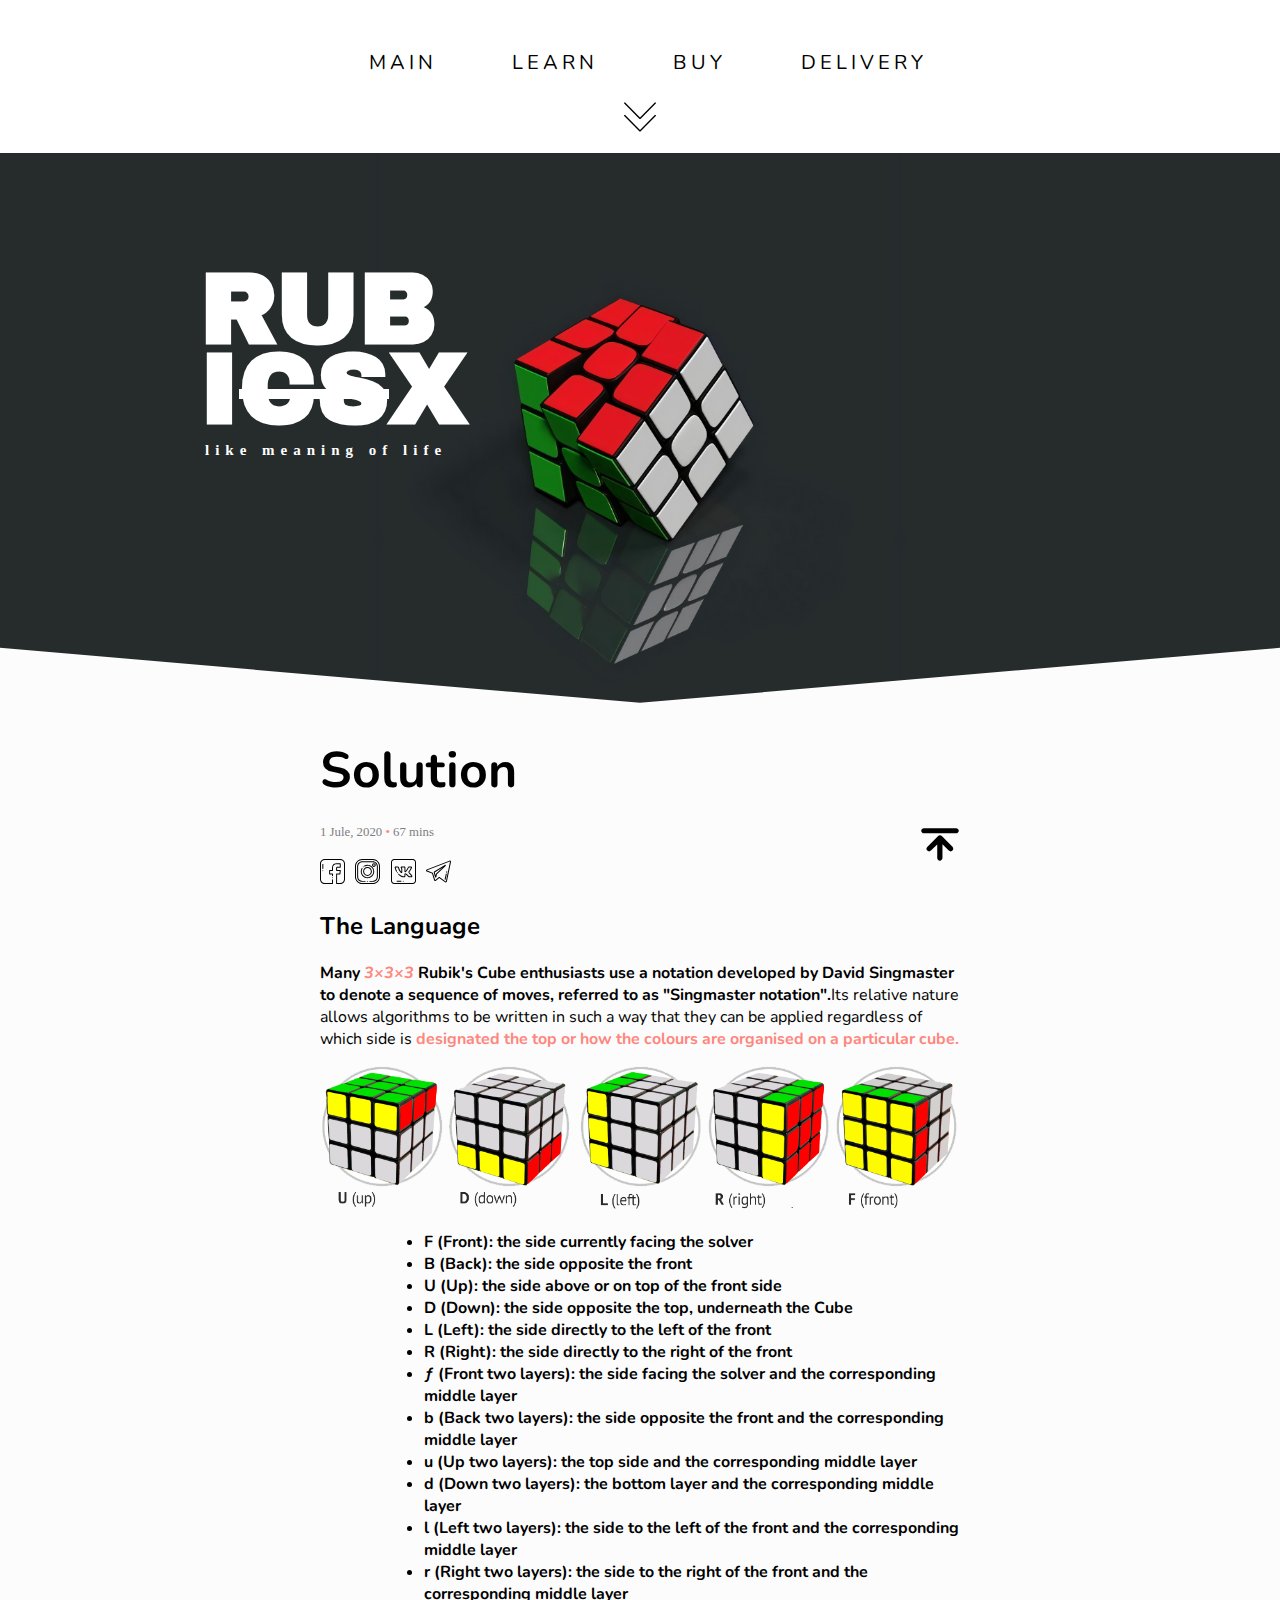
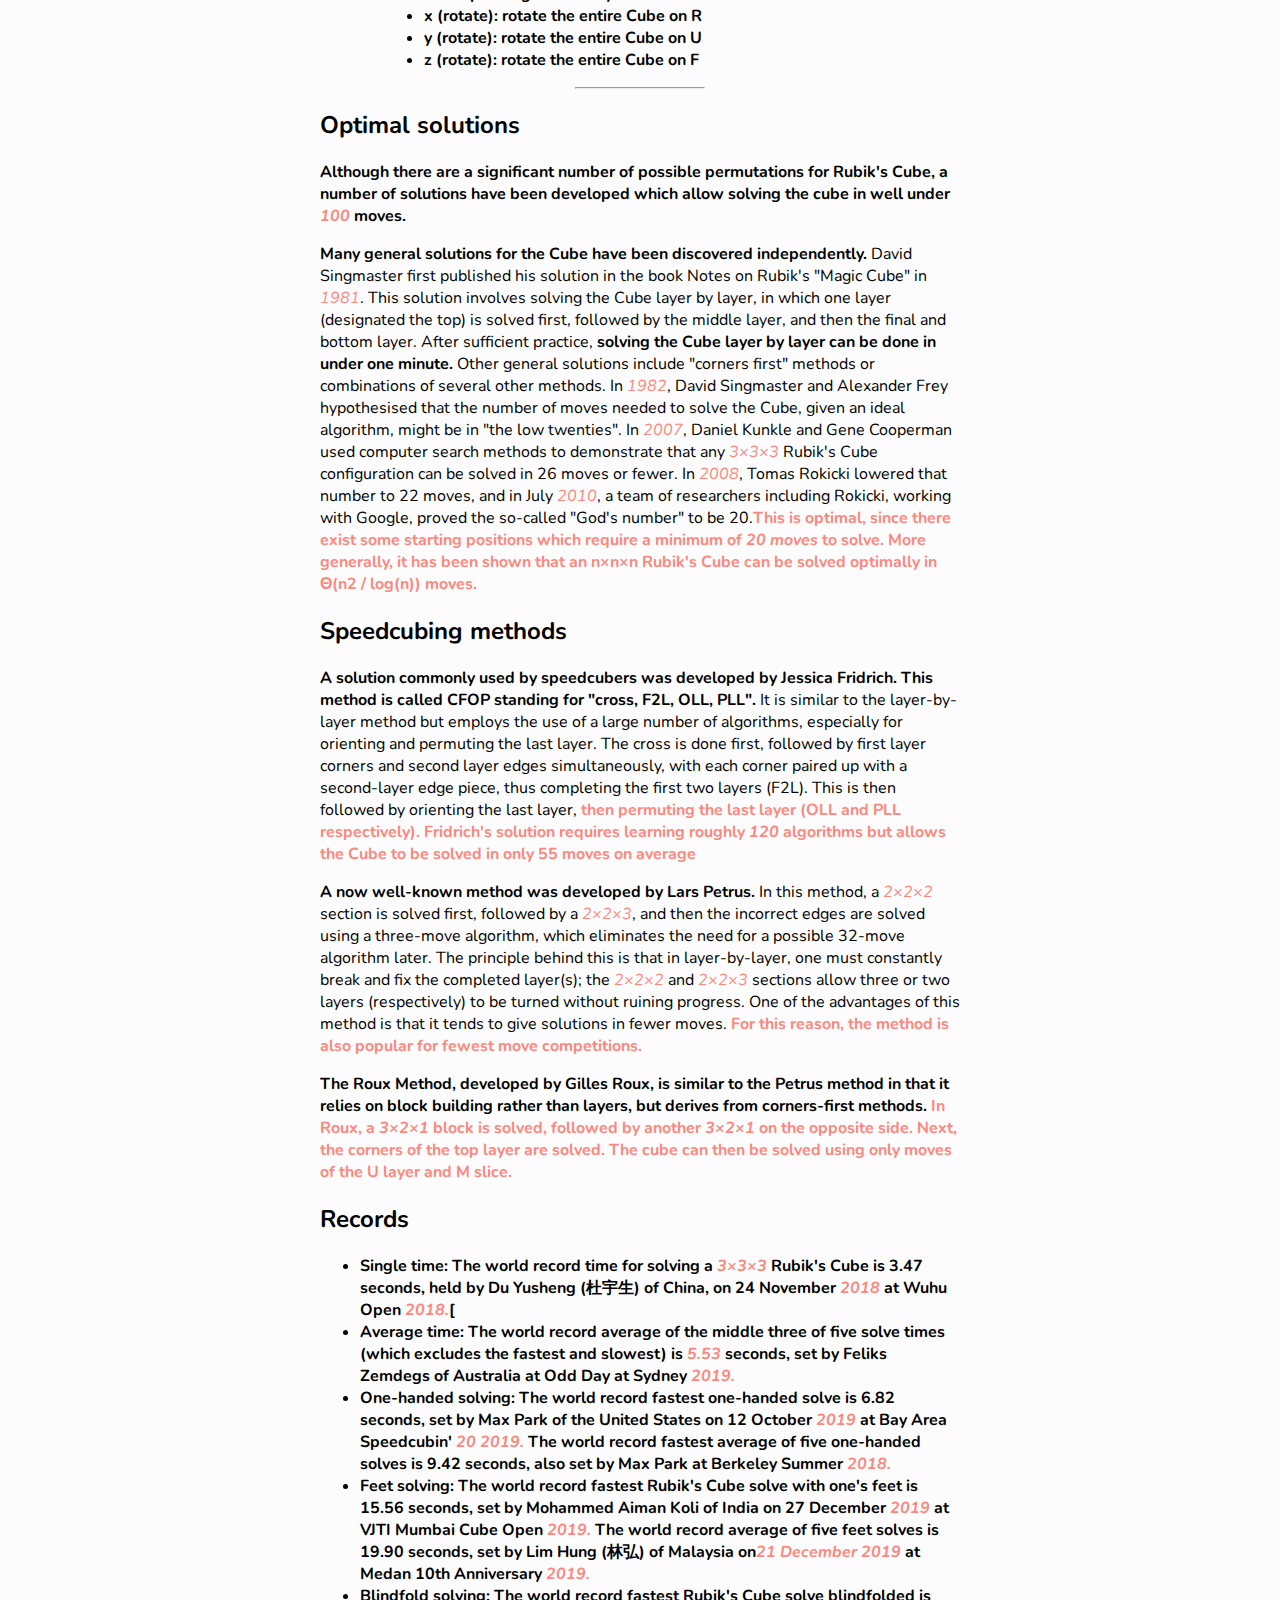
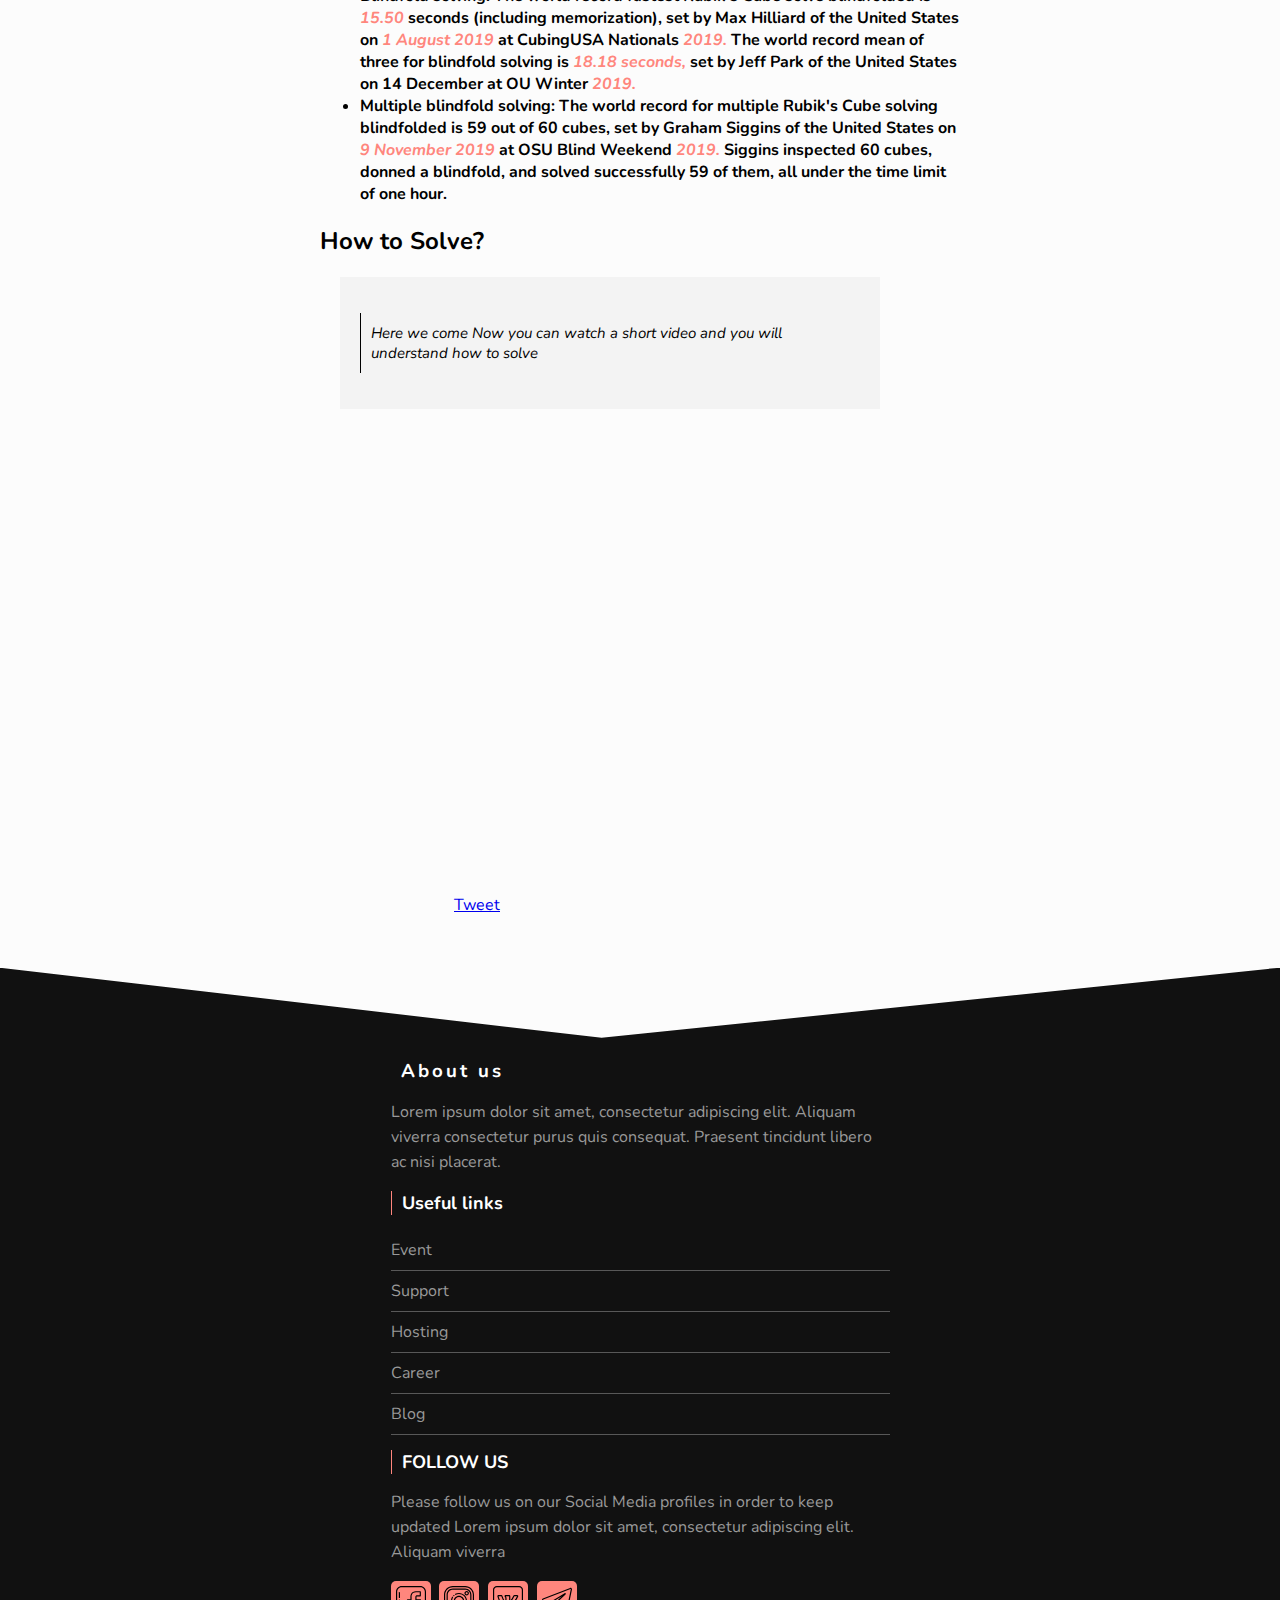
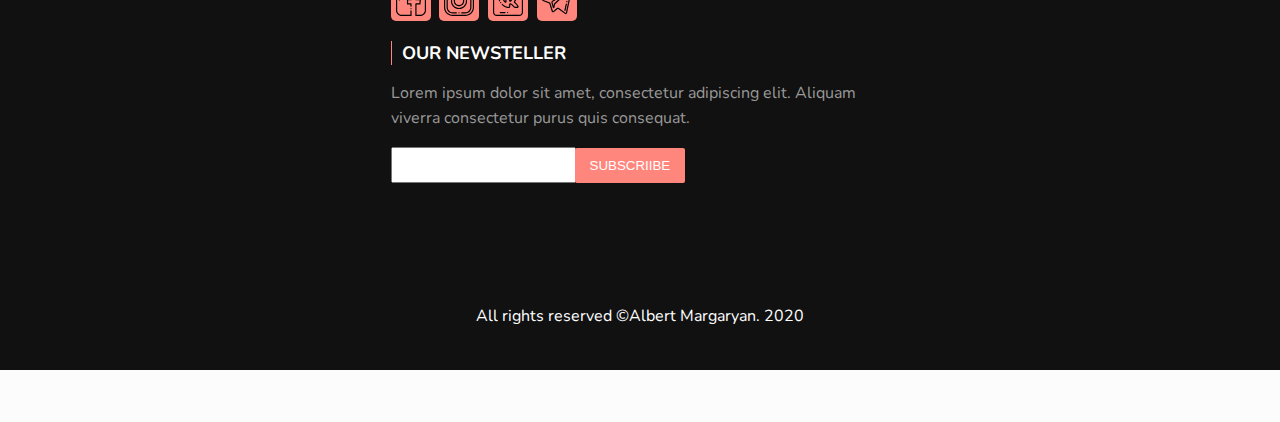
<file: learn.html>
<!DOCTYPE html>
<html lang="en">
	<head>
		<meta charset="utf-8">
		<meta http-equiv="x-ua-compatible" content="ie=edge">
		<meta name="viewport" content="width=device-width, initial-scale=1">
		<meta name="description" content="This website is about rubicks cube enjoy">
		<meta name="keywords" content="rubicks cube, rubix cube , cube ,rubicks, buy rubicks cube , buy cube , toys , info about rubicks" />
		<meta name="author" content="Albert Margaryan">

		<meta property="og:title" content="Rubix Cub" />
		<meta property="og:type" content="article" />
		<meta property="og:url" content="https://www.facebook.com/" />
		<meta property="og:url" content="https://www.twitter.com/" />
		<meta property="og:image" content="https://i.pinimg.com/originals/e3/4a/30/e34a307a8e524e94ceedf30ea5e7e7fe.jpg" />
		<meta property="og:description" content="In this website you can learn more about rubicks cube & even buy one">

	 	<title>Rubicks Cube</title>

	 	<link rel="icon" href="images/icon.png">
	  	<link href="styles.css" rel="stylesheet">
  		<link href="https://fonts.googleapis.com/css2?family=Nunito:wght@200&display=swap" rel="stylesheet">

 	</head>

	<body>
			<script async src="https://platform.twitter.com/widgets.js" charset="utf-8" ></script>
		<header>
			<nav class="navBar" id="navBar">
				<div class="nav-wrapper">
					<a href="index.html" class="spa" >
						<span></span>
						<span></span>
						<span></span>
						<span></span>
						Main
					</a>
					<a href="#!"class="spa">
						<span></span>
						<span></span>
						<span></span>
						<span></span>
						Learn
					</a>
					<a href="buy.html" class="spa">
						<span></span>
						<span></span>
						<span></span>
						<span></span>
						Buy
					</a>
					<a href="deliver.html" class="spa">
						<span></span>
						<span></span>
						<span></span>
						<span></span>
						delivery
					</a>	
					<img class="down-arrow" src="images/dArrow.svg" width="32px" >
				</div>
			</nav>
			
			

		<div class="paralax">
			<h1 class="par-topic">
				RUB <br>I<del>CS</del>X
				<p class="mean">like meaning of life</p>
			</h1>
		</div>
		</header>
			<main id="main">
				<div class="content">
					<article>
				
					<a class="link" href="#!"><h1 id="top-id" class="article-title">Solution</h1></a>
					<p class="article-time">1 Jule, 2020 <span class="dot"> • </span> 67 mins</p>
					<div class="socNetCon">
						<a href="https://www.facebook.com/albertmargaryan.73/" target="_blank"><img src="images/fb.svg" width="25px" class="socNet"></a>
						<a href="https://www.instagram.com/albertm.exe/" target="_blank"><img src="images/insta.svg" width="25px" class="socNet"></a>
						<a href="#!" target="_blank"><img src="images/vk.svg" width="25px" class="socNet"></a>
						<a href="#!" target="_blank"><img src="images/tg.svg" width="25px" class="socNet"></a>
					</div>
					<h2>The Language</h2>
					<p><b>Many <i style="color: #FF867D;">3×3×3</i> Rubik's Cube enthusiasts use a notation developed by David Singmaster to denote a sequence of moves, referred to as "Singmaster notation".</b>Its relative nature allows algorithms to be written in such a way that they can be applied regardless of which side is <b style="color: #FF867D;">designated the top or how the colours are organised on a particular cube.</b> </p>
					<img src="images/langmain.png" width="100%">
					<ul class="lang-list"><b>
						<li>F (Front): the side currently facing the solver</li>
						<li>B (Back): the side opposite the front</li>
						<li>U (Up): the side above or on top of the front side</li>
						<li>D (Down): the side opposite the top, underneath the Cube</li>
						<li>L (Left): the side directly to the left of the front</li>
						<li>R (Right): the side directly to the right of the front</li>
						<li>ƒ (Front two layers): the side facing the solver and the corresponding middle layer</li>
						<li>b (Back two layers): the side opposite the front and the corresponding middle layer</li>
						<li>u (Up two layers): the top side and the corresponding middle layer</li>
						<li>d (Down two layers): the bottom layer and the corresponding middle layer</li>
						<li>l (Left two layers): the side to the left of the front and the corresponding middle layer</li>
						<li>r (Right two layers): the side to the right of the front and the corresponding middle layer</li>
						<li>x (rotate): rotate the entire Cube on R</li>
						<li>y (rotate): rotate the entire Cube on U</li>
						<li>z (rotate): rotate the entire Cube on F</li></b>
					</ul>
					<hr width="20%">
					<h2>Optimal solutions</h2>
					<p><b> Although there are a significant number of possible permutations for Rubik's Cube, a number of solutions have been developed which allow solving the cube in well under <i style="color: #FF867D;">100</i> moves.</b></p>
					<p><b>Many general solutions for the Cube have been discovered independently. </b>David Singmaster first published his solution in the book Notes on Rubik's "Magic Cube" in <i style="color: #FF867D;">1981</i>. This solution involves solving the Cube layer by layer, in which one layer (designated the top) is solved first, followed by the middle layer, and then the final and bottom layer. After sufficient practice, <b>solving the Cube layer by layer can be done in under one minute.</b> Other general solutions include "corners first" methods or combinations of several other methods. In <i style="color: #FF867D;">1982</i>, David Singmaster and Alexander Frey hypothesised that the number of moves needed to solve the Cube, given an ideal algorithm, might be in "the low twenties". In <i style="color: #FF867D;">2007</i>, Daniel Kunkle and Gene Cooperman used computer search methods to demonstrate that any <i style="color: #FF867D;">3×3×3</i> Rubik's Cube configuration can be solved in 26 moves or fewer. In <i style="color: #FF867D;">2008</i>, Tomas Rokicki lowered that number to 22 moves, and in July <i style="color: #FF867D;">2010</i>, a team of researchers including Rokicki, working with Google, proved the so-called "God's number" to be 20.<b style="color: #FF867D;">This is optimal, since there exist some starting positions which require a minimum of <i style="color: #FF867D;">20 moves</i> to solve. More generally, it has been shown that an n×n×n Rubik's Cube can be solved optimally in Θ(n2 / log(n)) moves.</b> </p>

					<h2>Speedcubing methods</h2>
					<p><b>A solution commonly used by speedcubers was developed by Jessica Fridrich. This method is called CFOP standing for "cross, F2L, OLL, PLL".</b> It is similar to the layer-by-layer method but employs the use of a large number of algorithms, especially for orienting and permuting the last layer. The cross is done first, followed by first layer corners and second layer edges simultaneously, with each corner paired up with a second-layer edge piece, thus completing the first two layers (F2L). This is then followed by orienting the last layer, <b style="color: #FF867D;">then permuting the last layer (OLL and PLL respectively). Fridrich's solution requires learning roughly <i style="color: #FF867D;">120</i> algorithms but allows the Cube to be solved in only 55 moves on average</b></p>
					<p><b>A now well-known method was developed by Lars Petrus.</b> In this method, a <i style="color: #FF867D;">2×2×2</i> section is solved first, followed by a <i style="color: #FF867D;">2×2×3</i>, and then the incorrect edges are solved using a three-move algorithm, which eliminates the need for a possible 32-move algorithm later. The principle behind this is that in layer-by-layer, one must constantly break and fix the completed layer(s); the <i style="color: #FF867D;">2×2×2</i> and <i style="color: #FF867D;" >2×2×3</i> sections allow three or two layers (respectively) to be turned without ruining progress. One of the advantages of this method is that it tends to give solutions in fewer moves.<b style="color: #FF867D;"> For this reason, the method is also popular for fewest move competitions.</b></p>
					<p><b>The Roux Method, developed by Gilles Roux, is similar to the Petrus method in that it relies on block building rather than layers, but derives from corners-first methods.</b><b style="color: #FF867D;"> In Roux, a <i style="color: #FF867D;">3×2×1</i> block is solved, followed by another <i style="color: #FF867D;">3×2×1</i> on the opposite side. Next, the corners of the top layer are solved. The cube can then be solved using only moves of the U layer and M slice.</b></p>
					<h2>Records</h2>
							<ul>
								<b>
									<li>Single time: The world record time for solving a <i style="color: #FF867D;">3×3×3</i> Rubik's Cube is 3.47 seconds, held by Du Yusheng (杜宇生) of China, on 24 November <i style="color: #FF867D;">2018</i> at Wuhu Open <i style="color: #FF867D;">2018.</i>[</li>
									<li>Average time: The world record average of the middle three of five solve times (which excludes the fastest and slowest) is <i style="color: #FF867D;">5.53</i> seconds, set by Feliks Zemdegs of Australia at Odd Day at Sydney <i style="color: #FF867D;">2019.</i></li>
									<li>One-handed solving: The world record fastest one-handed solve is 6.82 seconds, set by Max Park of the United States on 12 October <i style="color: #FF867D;">2019 </i>at Bay Area Speedcubin' <i style="color: #FF867D;">20 2019.</i> The world record fastest average of five one-handed solves is 9.42 seconds, also set by Max Park at Berkeley Summer <i style="color: #FF867D;">2018.</i></li>
									<li>Feet solving: The world record fastest Rubik's Cube solve with one's feet is 15.56 seconds, set by Mohammed Aiman Koli of India on 27 December <i style="color: #FF867D;">2019</i> at VJTI Mumbai Cube Open <i style="color: #FF867D;">2019.</i> The world record average of five feet solves is 19.90 seconds, set by Lim Hung (林弘) of Malaysia on<i style="color: #FF867D;">21 December 2019 </i> at Medan 10th Anniversary <i style="color: #FF867D;">2019.</i></li>
									<li>Blindfold solving: The world record fastest Rubik's Cube solve blindfolded is <i style="color: #FF867D;">15.50</i> seconds (including memorization), set by Max Hilliard of the United States on <i style="color: #FF867D;">1 August 2019</i> at CubingUSA Nationals <i style="color: #FF867D;">2019.</i> The world record mean of three for blindfold solving is <i style="color: #FF867D;">18.18 seconds,</i> set by Jeff Park of the United States on 14 December at OU Winter <i style="color: #FF867D;">2019.</i></li>
									<li>Multiple blindfold solving: The world record for multiple Rubik's Cube solving blindfolded is 59 out of 60 cubes, set by Graham Siggins of the United States on <i style="color: #FF867D;">9 November 2019</i> at OSU Blind Weekend <i style="color: #FF867D;">2019.</i> Siggins inspected 60 cubes, donned a blindfold, and solved successfully 59 of them, all under the time limit of one hour.</li>
								</b>
						</ul>
						<h2>How to Solve?</h2>
						<div class="quote-container">
						<p class="quote"><i class="paragraph ">Here we come Now you can watch a short video and you will understand how to solve</i></p>
					</div>	
					<div style="display: flex; justify-content: center; margin: 40px;">
						<iframe width="700" height="393.9330543933053" src="https://www.youtube.com/embed/1t1OL2zN0LQ" frameborder="0" allow="accelerometer; autoplay; encrypted-media; gyroscope; picture-in-picture" allowfullscreen></iframe>
					</div>
					<iframe src="https://www.facebook.com/plugins/share_button.php?href=https%3A%2F%2Frubixcub.github.io%2F&layout=button_count&size=large&width=130&height=28&appId" width="130" height="28" style="border:none;overflow:hidden" scrolling="no" frameborder="0" allowTransparency="true" allow="encrypted-media"></iframe>
					<a href="https://twitter.com/share?ref_src=twsrc%5Etfw" class="twitter-share-button" data-size="large"data-show-count="false">Tweet</a>
					<a href="#top-id" ><img src="images/totop.svg" width="40px" class="to-top"></a>
	</main>
	<footer>
		<div class="footer-wrapper">
			<div class="footer-top">
				<div class="container">
					<div class="segment-one">
						<h3 class="h-footer">About us</h3>
						<p class="p-footer">
							Lorem ipsum dolor sit amet, consectetur adipiscing elit. 
							Aliquam viverra consectetur purus quis consequat. Praesent 
							tincidunt libero ac nisi placerat.
						</p>
					</div>
					<div class="segment-two">
						<h2 class="h-footer h2-footer">Useful links</h2>
						<ul>
							<li class="p-footer"><a href="#!">Event</a></li>
							<li class="p-footer"><a href="#!">Support</a></li>
							<li class="p-footer"><a href="#!">Hosting</a></li>
							<li class="p-footer"><a href="#!">Career</a></li>
							<li class="p-footer"><a href="#!">Blog</a></li>
						</ul>
					</div>
					<div class="segment-three">
						<h2 class="h-footer h2-footer">Follow Us</h2>
						<p class="p-footer">Please follow us on our Social Media profiles in order to keep updated Lorem ipsum dolor sit amet, consectetur adipiscing elit. Aliquam viverra</p>
						<a href="https://www.facebook.com/albert.margaryan.73/" target="_blank"><img src="images/fb.svg" width="25px" class="socNet"></a>
						<a href="https://www.instagram.com/albertm.exe/" target="_blank"><img src="images/insta.svg" width="25px" class="socNet"></a>
						<a target="_blank"><img src="images/vk.svg" width="25px" class="socNet"></a>
						<a target="_blank"><img src="images/tg.svg" width="25px" class="socNet"></a>
					</div>
					<div class = "segment-four">
						<h2 class="h-footer h2-footer">Our Newsteller</h2>
						<p class="p-footer">Lorem ipsum dolor sit amet, consectetur adipiscing elit. Aliquam viverra consectetur purus quis consequat. </p>
						<form>
							<input type="email" name="email">
							<input type="submit" value="Subscriibe" name="Subscribe">
						</form>
					</div>
				</div>
			</div>
			<p class="footer-bottom-text">All rights reserved &copy;Albert Margaryan. 2020</p>
		</div>
	</footer>
</body>
</html>
</file>
<file: styles.css>
@import url('https://fonts.googleapis.com/css2?family=Archivo+Black&display=swap');

html {
	scroll-behavior: smooth;
	--main-c: #FF867D;
}
::-moz-selection {
 	 background: #FF9B99;
}
::selection {

  background: #FF9B99;
}
/* width */
body::-webkit-scrollbar {
  width: 9px;
  height: 9px;
}

body::-webkit-scrollbar-button:start:decrement,
body::-webkit-scrollbar-button:end:increment {
  display: block;
  height: 0;
  background-color: transparent;
}

body::-webkit-scrollbar-track-piece {
  background-color: #ffffff;
  opacity: 0.2;

  /* Here */
  display: none;

  -webkit-border-radius: 0;
  -webkit-border-bottom-right-radius: 14px;
  -webkit-border-bottom-left-radius: 14px;
}

body::-webkit-scrollbar-thumb:vertical {
  height: 50px;
  background-color: #FF9B99;
  -webkit-border-radius: 8px;
}
body {
	margin: 0;
	padding: 0;
	font-family: 'Nunito', sans-serif;
	background-color: #FCFCFC;
}
nav {
	justify-content: center;
	align-items:center;
	display: flex;
	flex-wrap: wrap;
	padding-top: 10px;
	padding-bottom: 10px;	
	background-color: #fff;
	margin-top: -4%; 

	transition: padding 700ms;
	
}
nav:hover{
	padding-top: 85px; 
	
}
.paragraph{
	font-family: 'Nunito', sans-serif;
	font-size: 15px;
}
.article{
	margin-top: 5px;
	font-family: 'Nunito', sans-serif;
	font-size: 18px;
}
.paralax {
	background-image: url("./images/wallpaper1.jpg");
	background-repeat: no-repeat;
	position: relative;
	margin: 0;
	padding: 0;
	min-height: 550px;
	max-height: 650px;
	background-attachment: fixed;
	background-position: center;
	background-size: cover;
	clip-path: polygon(0 0, 100% 0, 100% 90%, 50% 100%, 50% 100%, 0 90%);
}
.content {
	min-height: 800px;
	
}
@keyframes scroll {
	0% {
		transform: translateY(0);
	}
	30% {
		transform: translateY(60px);
	}
}
/*animation of buttons*/

svg #wheel {
	animation: scroll ease 2s infinite;
}

a span{
	position:absolute;
	display: block;
	
}
a span:nth-child(1){
		top: 0;
		left: -100%;
		width: 100%;
		height: 2px;
		background: linear-gradient(90deg,transparent,#FF867D);
}
a:hover span:nth-child(1){
	left: 100%;
	transition:1s;
}


a span:nth-child(3){
		bottom: 0;
		right: -100%;
		width: 100%;
		height: 2px;
		background: linear-gradient(270deg,transparent,#FF867D);
}
a:hover span:nth-child(3){
	right: 100%;
	transition:1s;
	transition-delay: 0.5s;
}


a span:nth-child(2){
		top: -100%;
		right: 0;
		width: 2px;
		height: 100%;
		background: linear-gradient(180deg,transparent,#FF867D);
}
a:hover span:nth-child(2){
	top: 100%;
	transition:1s;
	transition-delay: 0.25s;
}



a span:nth-child(4){
		bottom: -100%;
		left: 0;
		width: 2px;
		height: 100%;
		background: linear-gradient(360deg,transparent,#FF867D);
}
a:hover span:nth-child(4){
	bottom: 100%;
	transition:1s;
	transition-delay: 0.75s;
}


.spa {
	position: relative;
	display: inline-block;
	padding: 15px 30px;
	color: #000;
	text-transform: uppercase;
	letter-spacing: 4px;
	text-decoration: none;
	font-size: 24px;
	text-align: center;
	overflow: hidden;
	transition: 0.2s;
	font-family: 'Nunito', sans-serif;
	font-size: 20px;
	margin-left: 15px;
}

.spa:hover {
	color: #000;
	background: #FF867D;
	box-shadow:0 0 10px #FF867D, 0 0 40px #FF867D ,0 0 80px #FF867D;
	transition-delay: 1s;
}

.nav-wrapper{
	display: flex;
	flex-wrap: wrap;
	justify-content: center;
	align-items:center;
	width:693.1px;
	max-width: 650px;
}
.down-arrow{
	margin: 10px;
}
#main {
	padding-left: 25%;
	padding-right: 25%;
	padding-bottom: 4%;
	
}
.deliver-main {
	padding-left: 25%;
	padding-right: 25%;
	padding-bottom: 4%;
}


.link {
	color: #000;
	text-decoration: none;
}
.link:hover {
	text-decoration: underline;
}
.link:link , .link:visited {
	color: #000;
}
.socNet {
	margin-right:  1%;
	transition: all 0.2s ease-out;
}
.socNet:hover {
	transform: scale(1.2);
}
.socNetCon {
	margin-top: 3%;
}
.scrMain:link , .scrMain:visited {
	color: #fff;
}
.down-arrow {
	display: flex;
	justify-content: center;

}
.quote{
	border-left: 1px solid;
	display: flex;
	word-wrap: wrap;
	padding: 10px;

}
.quote-container {
	background-color: #F3F3F3;
	padding: 20px;
	max-width: 500px;
	margin: 20px;
}
.buy-item {
	width: 30%;
	height: 175px;
	min-width:400px;
	margin: 20px;
	overflow: hidden;
	position: relative;
	border-radius: 5px;
	cursor: pointer;
	background-color: #fff;
	transition: all 0.4s ease;
	transition-delay: 0s; 
	box-shadow: 0 4px 8px 0 rgba(0, 0, 0, 0.2), 0 6px 20px 0 rgba(0, 0, 0, 0.19);
	border: 1px solid #e6e6e6;

}
.buy-item:hover {
	transform: scale(1.1);
}
.new {
	position: absolute;
	z-index: 2;
}
.cube-img{
	position: absolute;
	top: 20px;
	left: 20px;


	z-index: 1;

}
.stars-best {
	position: absolute;
	top: 55px;
	left: 150px;
}
.content-buy {
	justify-content: center;
	display: flex;
	flex-wrap: wrap;
	position: relative;
	z-index: 2;
	top: 0;
}
.main-buy{
	margin:4% 10%;
}
.buy-items-text{
	font-size: 30px;
	position: absolute;
	top: 10px;
	right: 20px;
	margin: 3px;
}
.buy-items-span {
	position: absolute;
	top: 0px;
	right: 20px;
}
.buy-money {
	font-size: 25px;
	position: absolute;
	bottom: 10px;
	right: 160px;
	color: #48CF75;

}
.actual-price {
	width: 90px;
	height: 40px;

	display: flex;
	justify-content: center;
	align-items: center;
	padding: 5px;
	box-sizing: border-box;	

	font-size: 20px;
	background-color: #E1FCDE;
	border-radius: 5px;
}
.cubes-name {
	font-family: sans-serif;
	font-size: 10px;
	color: grey;

	position: absolute;
	top: 45px;
	right: 50px;
}

.not-actula-price {
	position: absolute;
	color: grey;
	bottom: 35px;
	right: 185px;
	font-family: sans-serif;
}
.buy-now {
	font-family: 'Nunito', sans-serif;
	font-size: 15px;
	color: #fff;
	position: absolute;
	bottom: 10px;
	right: 20px;
	border: none;
	width:120px;
	height: 40px;
	border-radius: 5px;
	background-color: #E16E65;
	cursor: pointer;
}
.buy-now:hover {
	animation-name: buttonanim;
	animation-duration: 0.5s;
	background-color: #FF867D;
}
.cubes-link , .cubes-link:link , .cubes-link:visited {
	color: #000;

}
.cubes-link:hover {
	text-decoration: none;
}

.color-gamma {
	position: absolute;
	top: 45%;
	right: 57px;
}
.for-you-cont{
	margin: 0;
	position: relative;
	z-index: -2;
	display: flex;
	justify-content: center;
	align-items: center;
	text-align: center;
}
.sales-cont {
	
	margin: 0;
	position: relative;
	z-index: -2;
	justify-content: center;
	align-items: center;
}
#forYou {
	opacity: 1;
}
@keyframes buttonanim {
	from {
		background-color: #E16E65;
	}
  	to {
  		background-color: #FF867D;
  	}
}
.feedback {
	margin: 20px;
	color: #fff;
}
.lang-list {
	margin-left:  10%;
}
.video-container {
	display: flex;
	flex-wrap: wrap;
	justify-content: center;
	align-items: center;
}
.p-footer {
	display: flex;
	flex-wrap: wrap;
	color: #999;
	line-height: 25px;
	word-wrap: break-word	;
	overflow-wrap: break-word;
}
.h-footer {
	color: #fff;

}
.h2-footer {
	font-size: 18px;
}
.footer-top {
	padding: 80px 0;
	margin: 0 50px;
	display: flex;
	flex-wrap: wrap;
	flex-flow: row wrap;
	word-wrap: break-word;
	flex-direction: column;
	justify-content: center;
	align-items: center;

}
.segment-one h3 {

	color: #fff;
	letter-spacing: 3px;
	margin: 10px;
}
.segment-two h2 {
	color: #fff;
	border-left:1px solid #FF867D;
	padding-left: 10px;

}
.container div {
	width: 499px;
	max-width: 600px;
	min-width: 100px;
}
.segment-two ul{
	margin: 0;
	padding: 0;
	list-style: none;
}
.segment-two ul li {
	border-bottom: 1px solid rgba(255, 255, 255, 0.3);
	line-height: 40px;
}
.segment-two ul li a {
	color: #999;
	text-decoration: none;
}
.segment-three h2{
	color: #fff;
	text-transform: uppercase;
	border-left:1px solid #FF867D;
	padding-left: 10px;
}
.segment-three a img{
	background-color: #FF867D;
	padding: 5px;
	width: 30px;
	height: 30px;
	font-size: 15px;
	border-radius: 5px;
	border: none;
	display: inline-block;
}
.segment-four h2{
	color: #fff;
	text-transform: uppercase;
	border-left:1px solid #FF867D;
	padding-left: 10px;	
}
.segment-four form input[type=submit] {
	background-color: #FF867D;
	border: none;
	padding: 3px 15px;
	margin-left: -5px;
	color: #fff;
	border-radius: 2px;
	text-transform: uppercase;
	height: 35px;
}
.segment-four form input[type=email] {
	height: 30px;
}

footer {
	background: #111;
	overflow: hidden;
	clip-path: polygon(47% 7%, 100% 0, 100% 100%, 0 100%, 0 0);
}
.footer-bottom-text {
	background-color: #111;
	text-align: center;
	line-height: 75px;
	color: #fff;
}



.deliver-content h1{
	margin: 50px 0 0 0;
	display: flex;
	justify-content: center;
	align-items: center;
}
.deliver-content form div {
	display: flex;
	justify-content: center;
	align-items: center;
}
.deliver-content form .required-info input {
	display: inline-block;
	width: 25%;
	padding: 10px;
	margin: 20px 20px;
	background-color: #FAFAFA;
	border: none;
	border-radius: 2px;
	font-size: 15px;
	border-bottom: 1px solid #FF867D; 
}
input, textarea , button select { 
    outline: none;
}
button:focus {
	outline: none;
}
.other-info input{
	display: inline-block;
	width: 25%;
	padding: 10px;
	margin: 20px 20px;
	background-color: #FAFAFA;
	border: none;
	border-radius: 2px;
	border-bottom: 1px solid #FF867D;
	font-size: 15px;
}
.country label {
	font-size: 20px;
	margin: 0 20px;
}
.country select {
	display: inline-block;
	width: 25%;
	padding: 10px;
	margin: 20px 20px;
	background-color: #FAFAFA;
	border: none;
	border-radius: 2px;
	border-bottom: 1px solid #FF867D;
	font-size: 15px;
}
.topics h2 {
	margin: 50px 20px 40px 20px;
}
.topics {
	text-align: center;
}
.topics hr{
	height: 0.1px;
}
.add-ser label {
	margin: 10px 10px;
}
.submit {
	width: 25%;
	padding: 10px;
	margin: 20px 20px;
	background-color: #FAFAFA;
	border: none;
	cursor: pointer;
	border-bottom: 1px solid #FF867D;
	border-radius: 2px;
	font-size: 15px;
}
.video-container div {
	display: flex;
	justify-content: center;
	align-items: center;
	flex-wrap: wrap;
}
.to-top {
	position: sticky; 
	bottom: 30px; 
	float: right; 
}
.img-cen {
	float: right; 
	margin: 10px;
}
.article-title{
	font-family: 'Nunito', sans-serif; 
	font-size: 50px;
	margin-bottom: 3%
}
.article-time{
	font-family: 'Merriweather','Georgia',serif;
	font-size:80%;
	color: grey;
}
.dot {
	color:#FF867D; 
	display:inline-block;
}
.second-title {
	font-family: 'Nunito', sans-serif;
	font-size: 30px;
}
.par-topic {
	font-size: 100px;
	line-height: 80px;
	color: #fff;
	font-family: 'Archivo Black', sans-serif;
	position: absolute;
	top: 50px;
	left: 200px;
}
h1 .mean {
	line-height: 10px;
	font-size: 15px;
	font-family: serif;
	letter-spacing: 6px;
	
	position: absolute;
	left: 5px;
	word-wrap: nowrap;
}
@media screen and (max-width: 500px) {
	body{
		overflow-x: hidden;
	}
	nav:hover{
	padding-top: 10px; 
	}
	.par-topic {
		left: 50px;
	}
	.nav-wrapper{
	width:190px;
	max-width: 200px;
	margin: 30px 0;
	}
	#main , .main-buy {
	padding-left: 4%;
	padding-right: 4%;
	padding-bottom: 5%;
	max-width: 300px;
	}
	.deliver-main{
	padding-left: 4%;
	padding-right: 4%;
	padding-bottom: 5%;
	}
	.soc-wrap , .socNetCon {
		display: flex;
		justify-content: center;
		align-items: center;
	}
	.socNetCon a {
		margin: 0 7px;
	}
	.article {
		font-size: 15px;
	}
	.img-cen {
		display: flex;
		justify-content: center;
		margin: 0 auto;
		float: center;
		align-items: center;
		text-align: center;
		margin: 0;
	}
	footer {
		width: 100%;
	}
	.footer-wrapper , .p-footer {
		max-width: 250px;
	}
	.buy-item {
	height: 175px;
	min-width: 275px;
	max-width: 300px;
	margin: 20px;
	}
	.buy-item:hover {
		transform: scale(1);
	}
	.buy-items-text {
		font-size: 15px;
	}
	.cubes-name {
		top: 23px;
	}
	.sales-cont , .for-you-cont{
		width: 100%;
	}
	.not-actula-price {
		right: 10px;
	}
	iframe {
		margin: 10px 0;
	}
	.required-info {
		flex-direction: column;
	}
	.deliver-content form .required-info input , .other-info input , .country select {
		width: 200px;
	}
	.break {
		display: block;
	}
	.chose-wrapper {
		display: flex;
		flex-wrap: wrap;
		flex-direction: column;
	}
}
	.required-info , .other-info , .country {
		display: flex;
		flex-wrap: wrap;
		flex-direction: row;
	}
</file>
